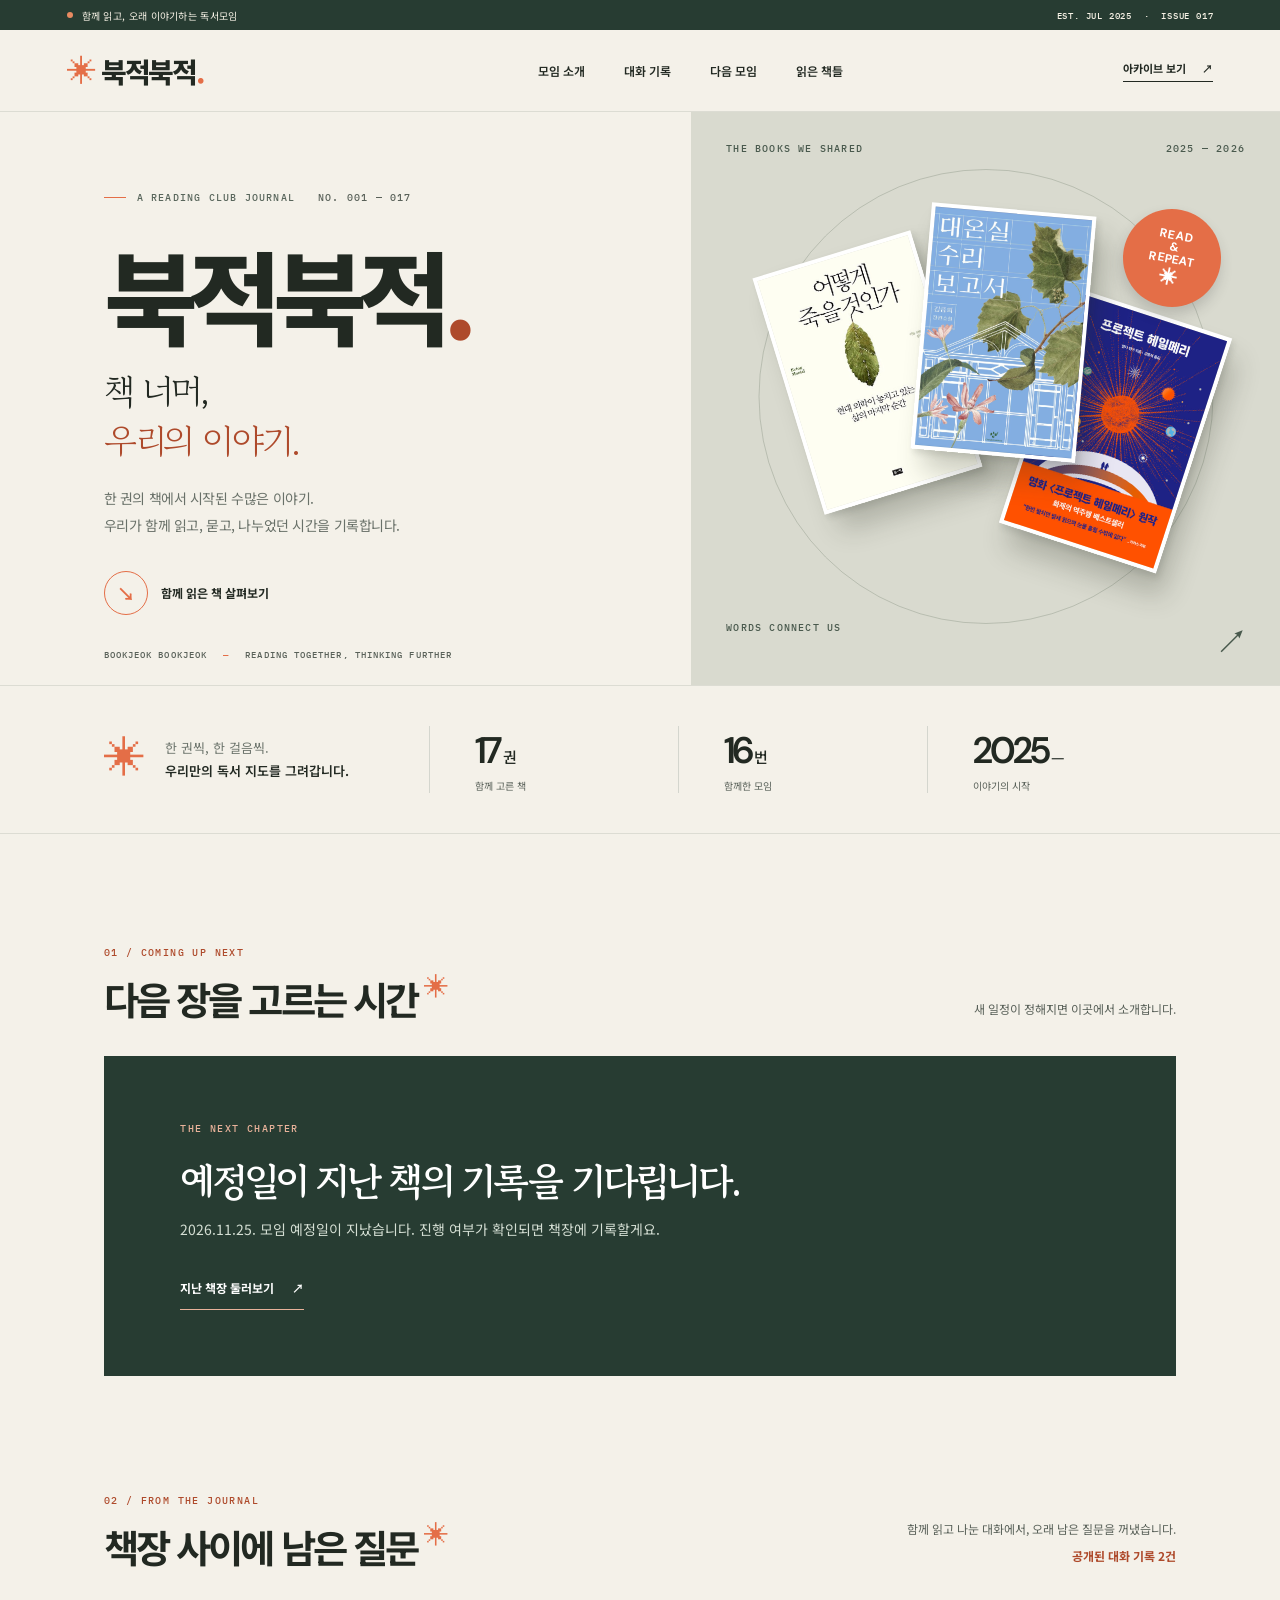
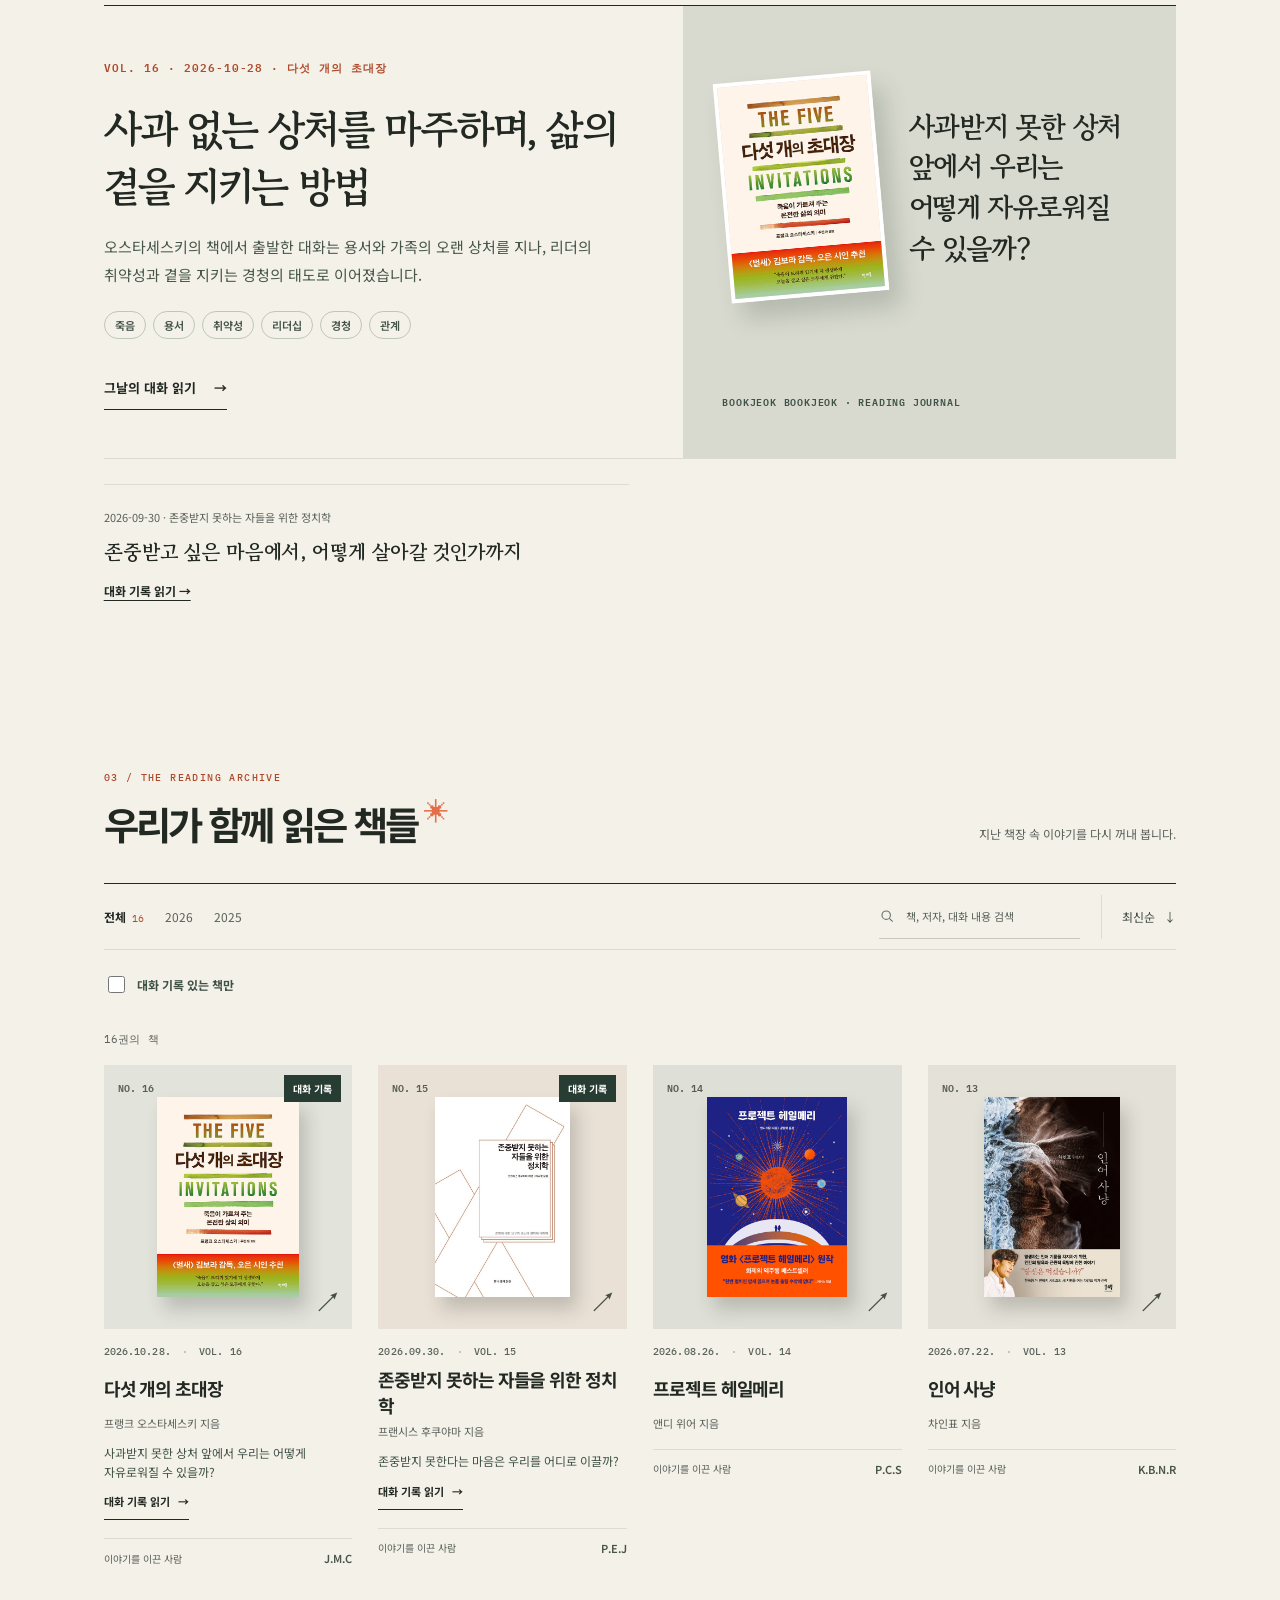
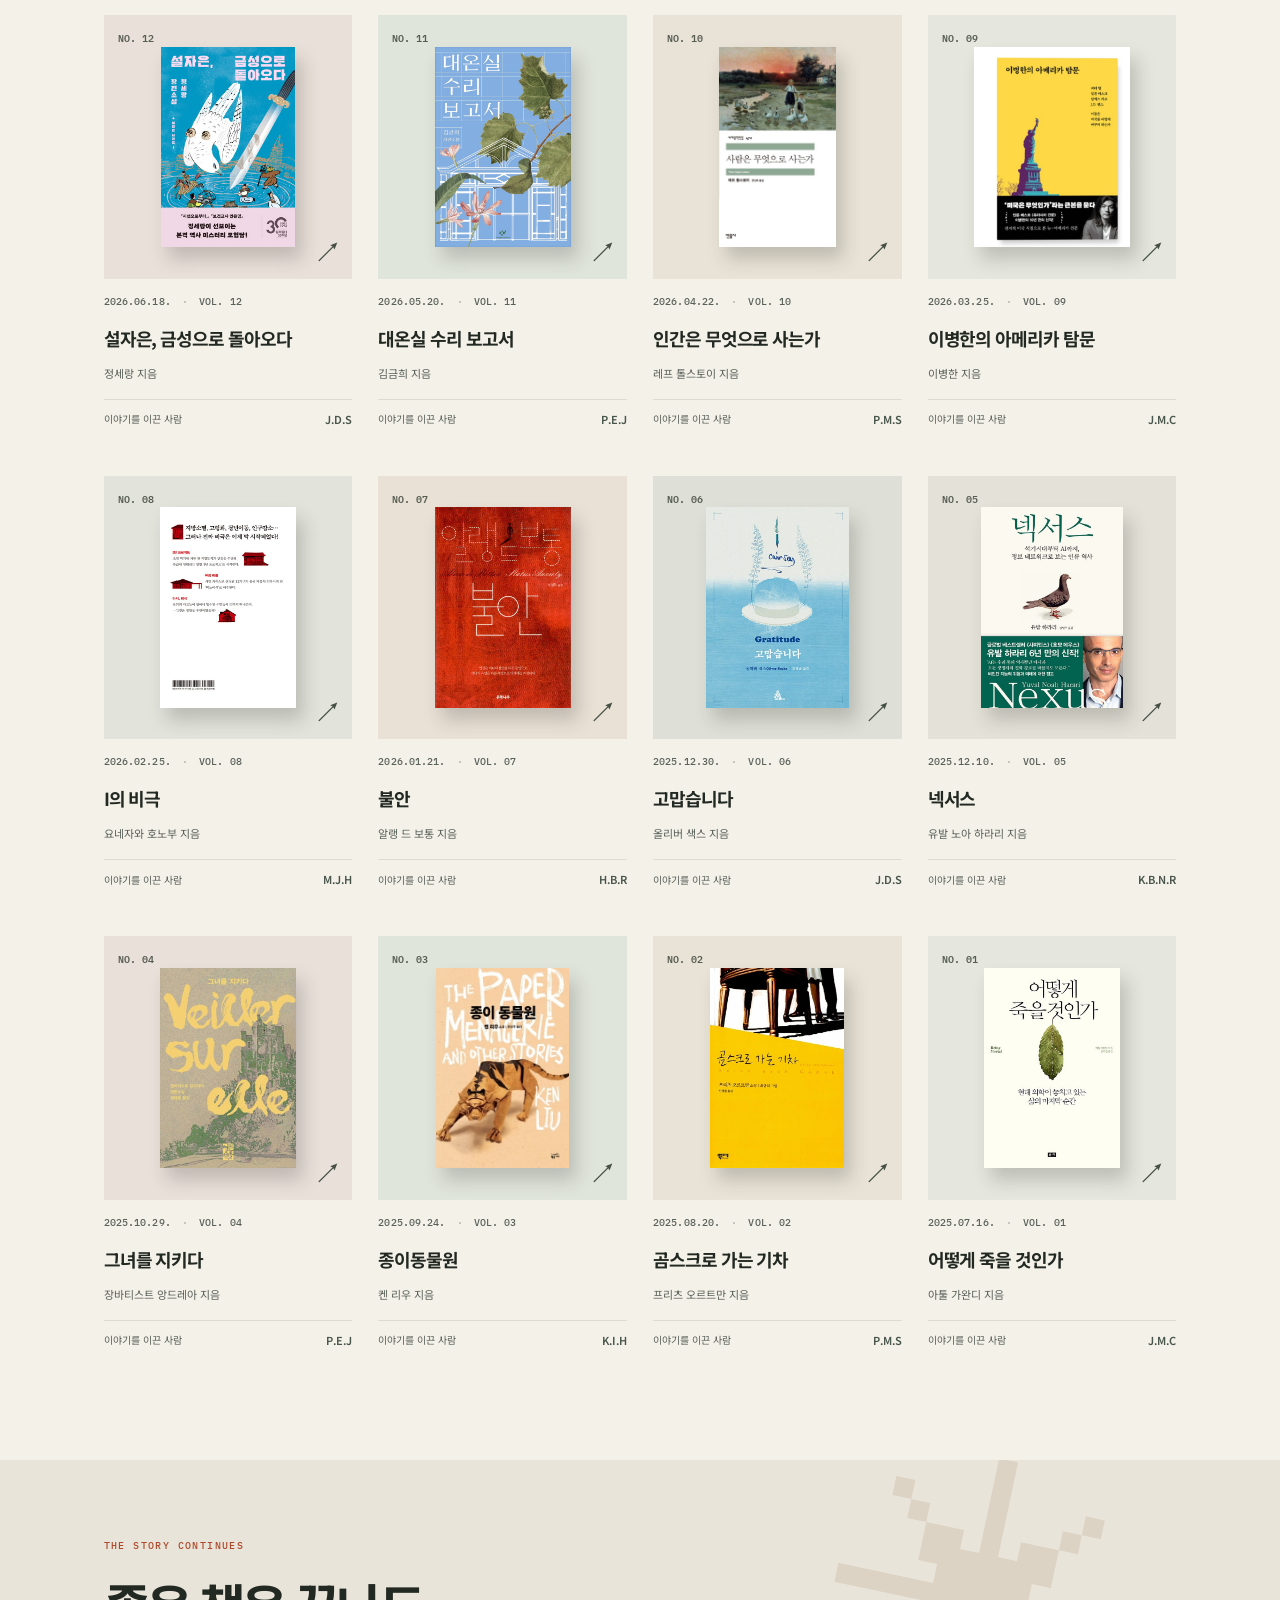
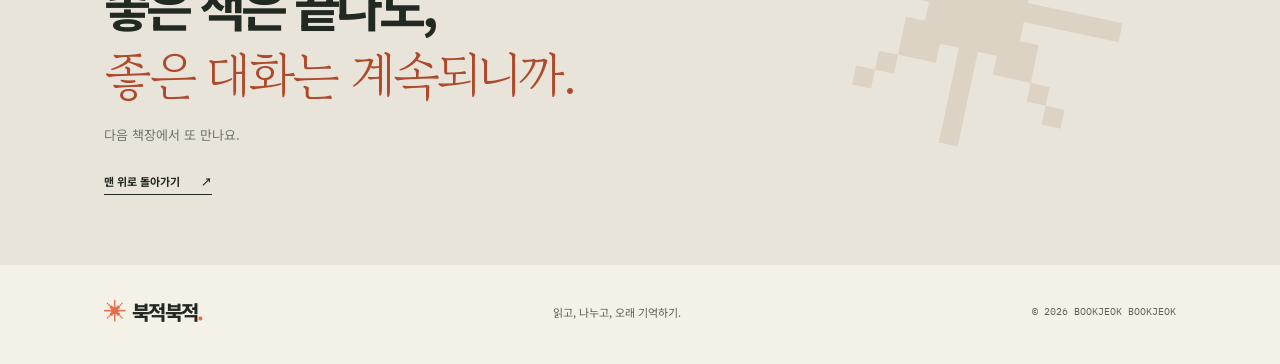
<file: index.html>
<!doctype html>
<html lang="ko">
<head>
  <meta charset="utf-8">
  <meta name="viewport" content="width=device-width, initial-scale=1">
  <meta name="theme-color" content="#f4f1e9">
  <meta name="description" content="북적북적 독서모임이 함께 고른 책과 시간을 기록하는 작은 웹진. 지난 책장과 다음 대화를 위한 질문을 만나보세요.">
  <title>북적북적 — 책 너머, 우리의 이야기</title>
  <link rel="preconnect" href="https://fonts.googleapis.com">
  <link rel="preconnect" href="https://fonts.gstatic.com" crossorigin>
  <link href="https://fonts.googleapis.com/css2?family=DM+Sans:wght@400;500;600;700&family=Gowun+Batang:wght@400;700&family=IBM+Plex+Mono:wght@400;500;600&family=Noto+Sans+KR:wght@400;500;600;700;800&display=swap" rel="stylesheet">
  <link rel="stylesheet" href="css/style.css">
  <script src="js/books.js" defer></script>
  <script src="js/main.js" defer></script>
</head>
<body>
  <div class="announcement"><span class="announcement-dot" aria-hidden="true"></span> 함께 읽고, 오래 이야기하는 독서모임 <span class="announcement-right">EST. JUL 2025 &nbsp;·&nbsp; ISSUE <span id="issue-number">016</span></span></div>
  <header class="site-header" id="top">
    <a class="brand" href="#top" aria-label="북적북적 처음으로"><span class="brand-symbol" aria-hidden="true">✳</span><span>북적북적<span class="brand-period">.</span></span></a>
    <nav class="main-nav" aria-label="주 메뉴"><a href="#about">모임 소개</a><a href="#journal">대화 기록</a><a href="#upcoming">다음 모임</a><a href="#archive">읽은 책들</a></nav>
    <a class="header-link" href="#archive">아카이브 보기 <span aria-hidden="true">↗</span></a>
  </header>

  <main>
    <section class="hero" id="about" aria-labelledby="hero-title">
      <div class="hero-copy">
        <div class="eyebrow"><span class="eyebrow-line"></span> A READING CLUB JOURNAL <span class="eyebrow-no">NO. 001 — <span id="hero-issue-number">016</span></span></div>
        <h1 id="hero-title" class="hero-title">북적북적<span class="hero-title-mark">.</span></h1>
        <p class="hero-tagline">책 너머,<br><em>우리의 이야기.</em></p>
        <p class="hero-description">한 권의 책에서 시작된 수많은 이야기.<br>우리가 함께 읽고, 묻고, 나누었던 시간을 기록합니다.</p>
        <a class="round-link" href="#archive"><span class="round-link-icon" aria-hidden="true">↘</span><span>함께 읽은 책 살펴보기</span></a>
        <div class="hero-footnote">BOOKJEOK BOOKJEOK <span>—</span> READING TOGETHER, THINKING FURTHER</div>
      </div>
      <div class="hero-art" aria-label="북적북적에서 읽은 책 표지 콜라주">
        <div class="art-topline"><span>THE BOOKS WE SHARED</span><span>2025 — 2026</span></div>
        <div class="hero-orbit" aria-hidden="true"></div>
        <img class="hero-book hero-book-one" src="images/book-01.jpg" alt="" width="500" height="741">
        <img class="hero-book hero-book-two" src="images/book-11.jpg" alt="" width="500" height="741">
        <img class="hero-book hero-book-three" src="images/book-14.jpg" alt="" width="500" height="716">
        <span class="art-stamp" aria-hidden="true">READ<br>&amp;<br>REPEAT <span>✳</span></span>
        <div class="art-bottomline"><span>WORDS CONNECT US</span><span>↗</span></div>
      </div>
    </section>

    <section class="intro-band" aria-label="북적북적 숫자로 보기"><div class="intro-note"><span class="sparkle" aria-hidden="true">✳</span><p>한 권씩, 한 걸음씩.<br><strong>우리만의 독서 지도를 그려갑니다.</strong></p></div><div class="stat"><strong><span id="selected-count">17</span><span>권</span></strong><small>함께 고른 책</small></div><div class="stat"><strong><span id="completed-count">16</span><span>번</span></strong><small>함께한 모임</small></div><div class="stat"><strong>2025<span>—</span></strong><small>이야기의 시작</small></div></section>

    <section class="upcoming-section section-shell" id="upcoming" aria-labelledby="upcoming-title">
      <div class="section-heading"><div><span class="section-label">01 / COMING UP NEXT</span><h2 id="upcoming-title">다음 장을 펼칠 시간<span class="heading-mark">✳</span></h2></div><p id="upcoming-intro">이번에는 어떤 이야기가 기다리고 있을까요?</p></div>
      <article class="upcoming-feature" id="upcoming-feature">
        <div class="feature-copy"><span class="feature-kicker"><span class="live-dot"></span> NEXT READ · 17번째 모임</span><p class="feature-date">2026. 11. 25. <span>WEDNESDAY</span></p><h3>일인칭 가난</h3><p class="feature-author">안온 <span>지음</span></p><div class="feature-rule"></div><div class="feature-meta"><span>이번 모임의 진행자</span><strong>P.M.S</strong></div><button class="feature-button" type="button" data-book="17">이 책 자세히 보기 <span aria-hidden="true">↗</span></button></div>
        <div class="feature-visual"><span class="feature-background-type" aria-hidden="true">NEXT<br>CHAPTER</span><span class="feature-outline" aria-hidden="true"></span><img src="images/book-17.jpg" alt="『일인칭 가난』 책 표지" width="500" height="865"><span class="feature-visual-caption">BOOKJEOK BOOKJEOK<br>READING CLUB VOL. 17</span></div>
      </article>
      <div class="upcoming-empty" id="upcoming-empty" hidden><span class="section-label">THE NEXT CHAPTER</span><h3 id="upcoming-empty-title">다음 모임을 준비 중입니다.</h3><p id="upcoming-empty-description">새 일정이 정해지면 이곳에서 소개할게요.</p><a href="#archive">지난 책장 둘러보기 <span aria-hidden="true">↗</span></a></div>
    </section>

    <section class="editorial-section section-shell" id="journal" aria-labelledby="journal-title">
      <div class="section-heading"><div><span class="section-label">02 / FROM THE JOURNAL</span><h2 id="journal-title">책장 사이에 남은 질문<span class="heading-mark">✳</span></h2></div><p class="journal-intro">함께 읽고 나눈 대화에서, 오래 남은 질문을 꺼냈습니다.<br><strong id="journal-count">공개된 대화 기록 불러오는 중</strong></p></div>
      <div id="journal-content" aria-live="polite"><p class="journal-loading">대화 기록을 불러오는 중입니다.</p></div>
    </section>

    <section class="archive-section section-shell" id="archive" aria-labelledby="archive-title">
      <div class="section-heading archive-heading"><div><span class="section-label">03 / THE READING ARCHIVE</span><h2 id="archive-title">우리가 함께 읽은 책들<span class="heading-mark">✳</span></h2></div><p>지난 책장 속 이야기를 다시 꺼내 봅니다.</p></div>
      <div class="archive-toolbar"><div class="filter-group" id="year-filters" role="group" aria-label="연도 필터"><button type="button" class="filter-button active" data-year="all" aria-pressed="true">전체 <span>16</span></button><button type="button" class="filter-button" data-year="2026" aria-pressed="false">2026</button><button type="button" class="filter-button" data-year="2025" aria-pressed="false">2025</button></div><div class="toolbar-actions"><label class="search-field"><span class="sr-only">책 제목, 저자, 진행자 이니셜 또는 대화 내용 검색</span><svg viewBox="0 0 24 24" aria-hidden="true"><circle cx="10.8" cy="10.8" r="6.3"></circle><path d="m15.5 15.5 5 5"></path></svg><input id="book-search" type="search" placeholder="책, 저자, 대화 내용 검색" autocomplete="off"></label><button id="sort-button" class="sort-button" type="button" aria-label="현재 최신순, 클릭하여 정렬 변경">최신순 <span aria-hidden="true">↓</span></button></div></div>
      <label class="discussion-filter"><input id="discussion-only" type="checkbox"><span>대화 기록 있는 책만</span></label>
      <p id="result-count" class="result-count" aria-live="polite"></p>
      <div id="book-grid" class="book-grid"></div>
      <div id="empty-state" class="empty-state" hidden><span aria-hidden="true">✳</span><h3>찾으시는 책이 없어요.</h3><p>다른 검색어를 입력하거나 필터를 바꿔보세요.</p><button type="button" id="reset-button">전체 책 보기 ↗</button></div>
    </section>

    <section class="closing-section" aria-labelledby="closing-title"><div class="closing-inner"><span class="section-label">THE STORY CONTINUES</span><h2 id="closing-title">좋은 책은 끝나도,<br><em>좋은 대화는 계속되니까.</em></h2><p>다음 책장에서 또 만나요.</p><a href="#top">맨 위로 돌아가기 <span aria-hidden="true">↗</span></a><span class="closing-star" aria-hidden="true">✳</span></div></section>
  </main>
  <footer class="site-footer"><a class="brand footer-brand" href="#top"><span class="brand-symbol" aria-hidden="true">✳</span><span>북적북적<span class="brand-period">.</span></span></a><p>읽고, 나누고, 오래 기억하기.</p><span>© <span id="copyright-year">2026</span> BOOKJEOK BOOKJEOK</span></footer>

  <dialog id="book-dialog" class="book-dialog" aria-labelledby="dialog-title"><button type="button" class="dialog-close" aria-label="닫기">✕</button><div id="dialog-content"></div></dialog>
</body>
</html>
</file>
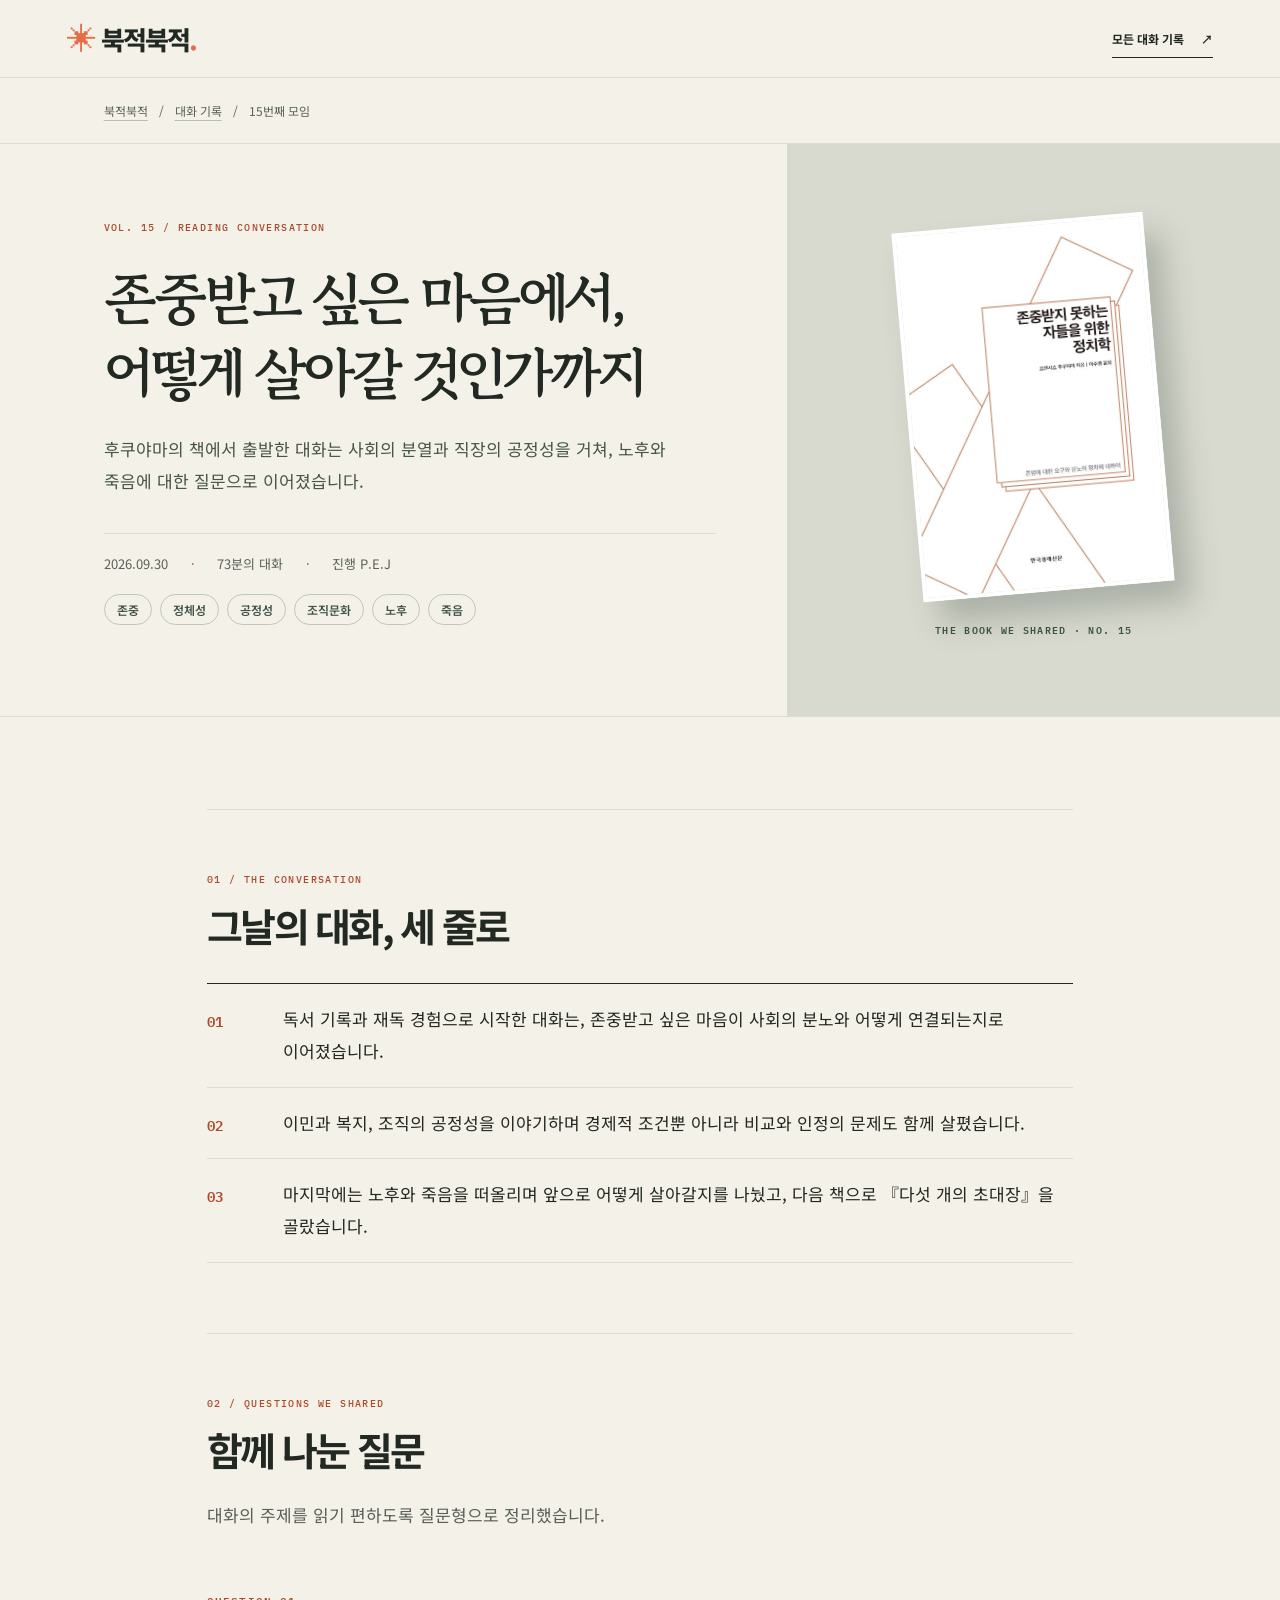
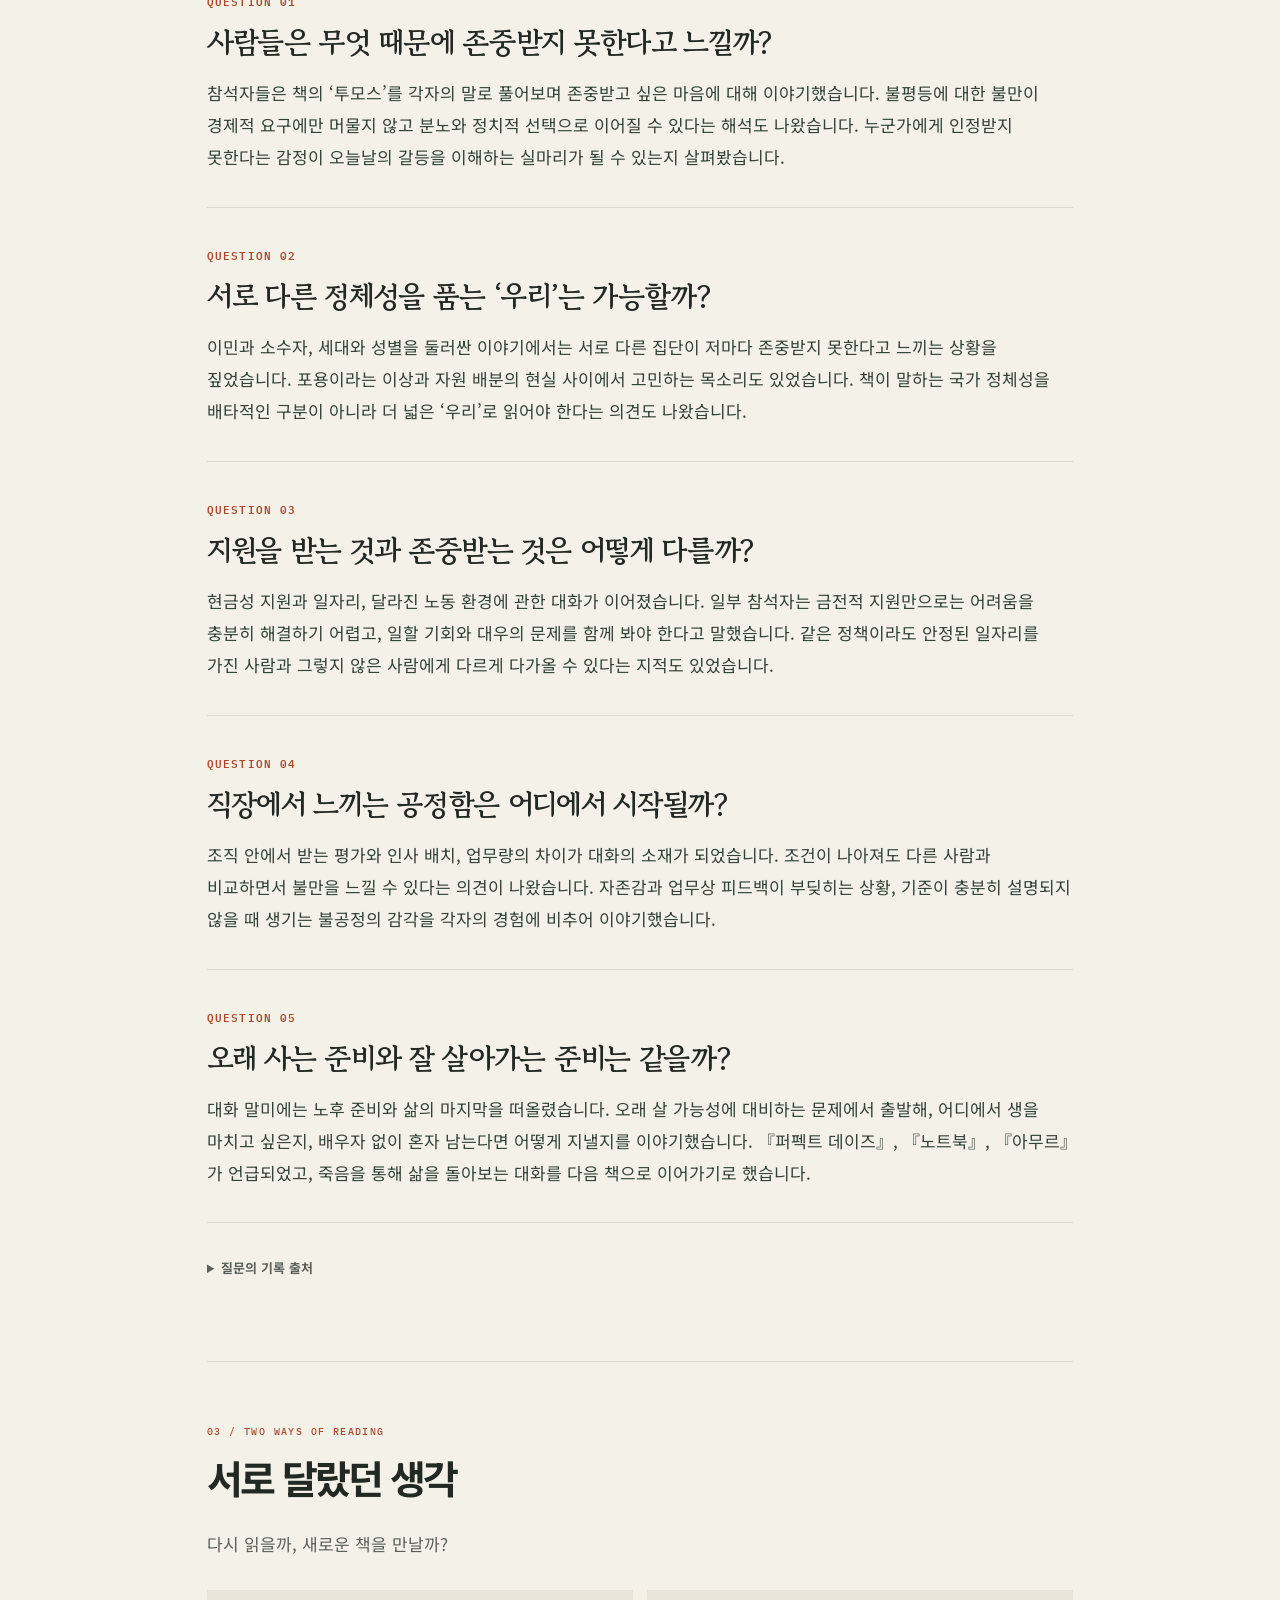
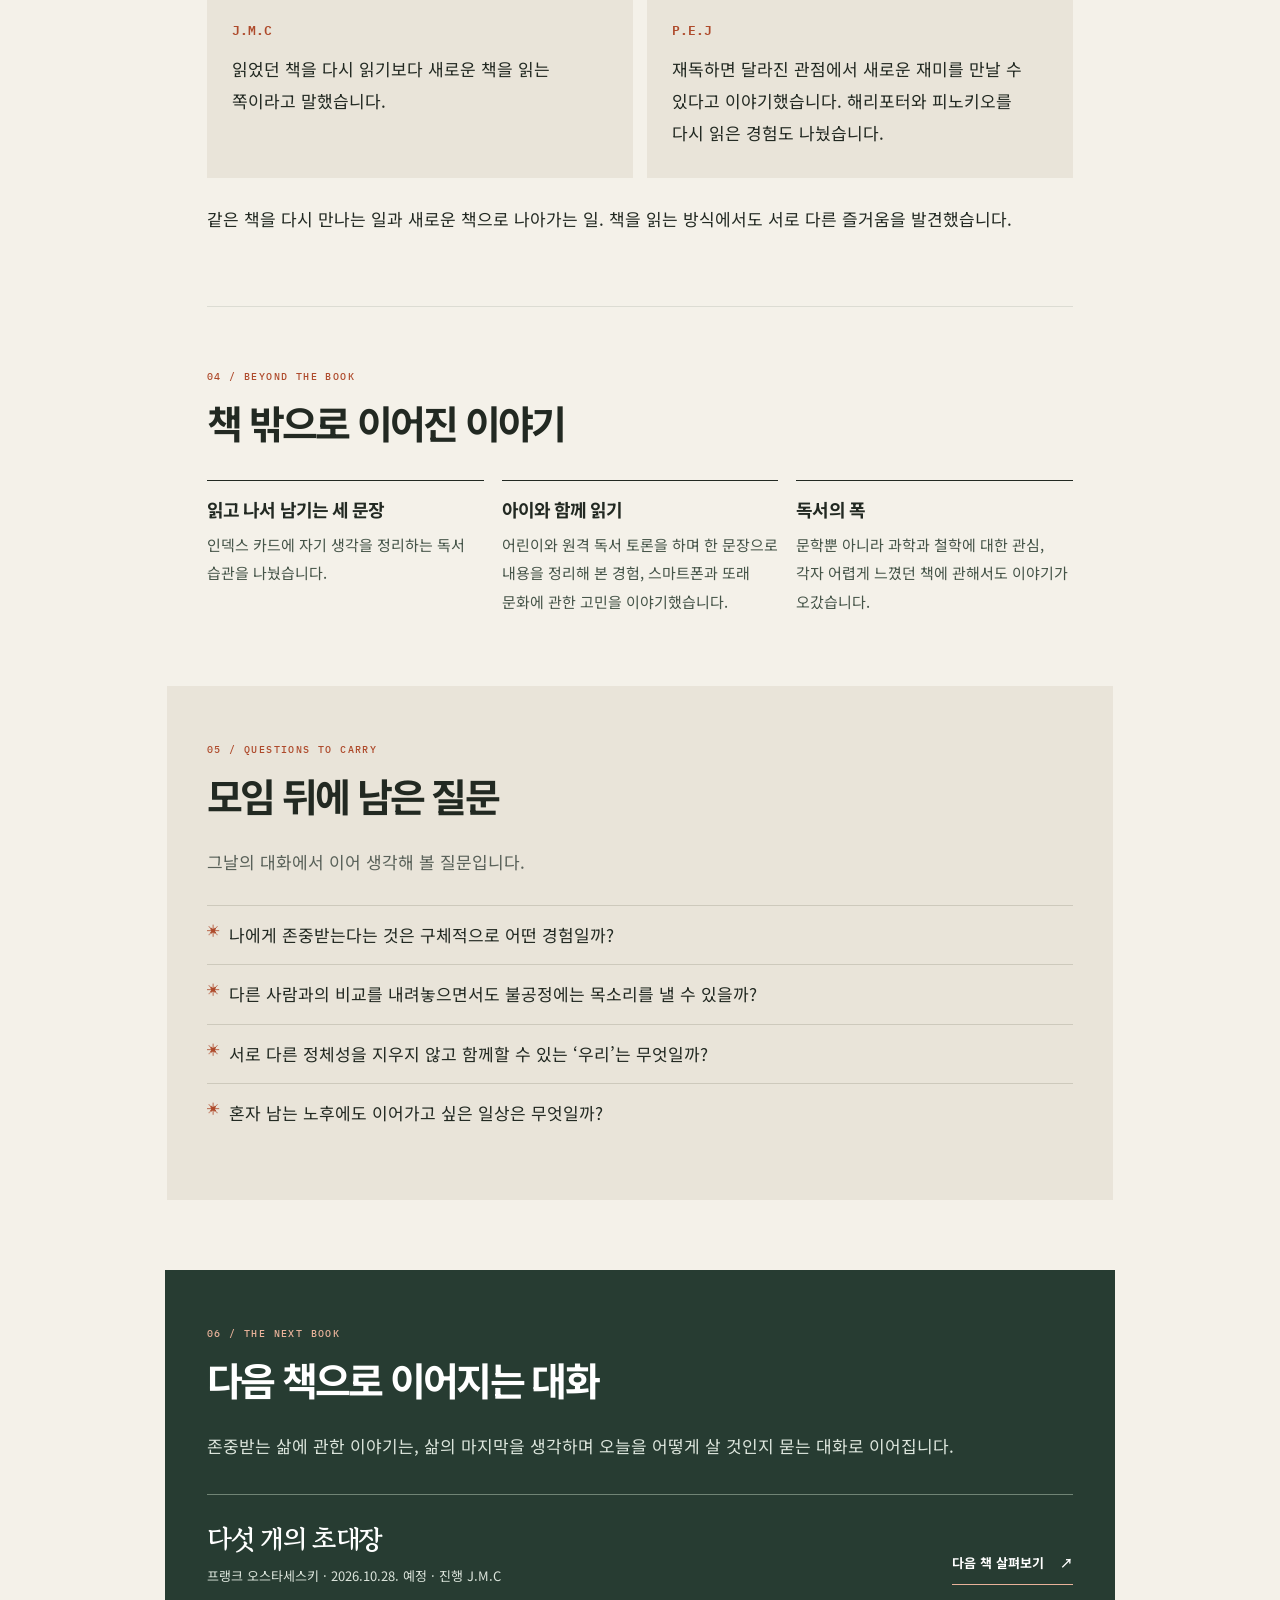
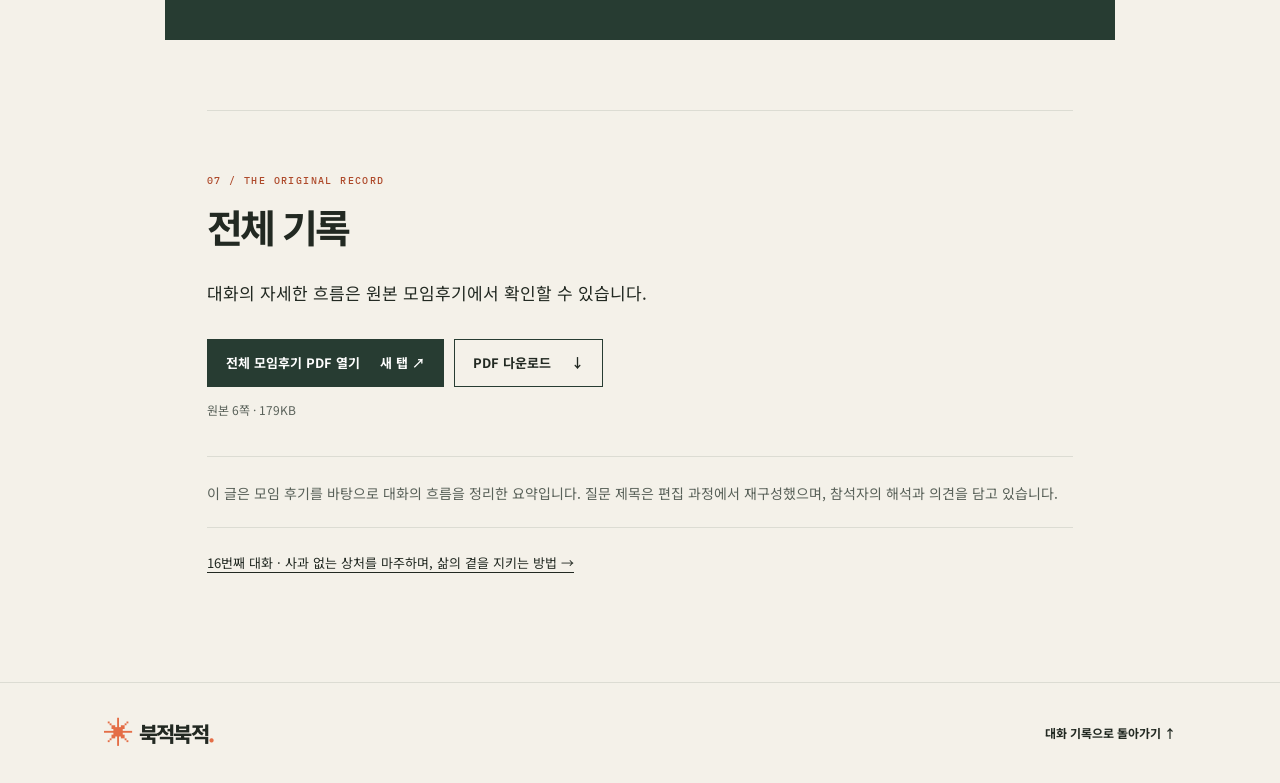
<file: journal/015-identity/index.html>
<!doctype html>
<html lang="ko">
<head>
  <meta charset="utf-8">
  <meta name="viewport" content="width=device-width, initial-scale=1">
  <meta name="theme-color" content="#f4f1e9">
  <title>존중받고 싶은 마음에서, 어떻게 살아갈 것인가까지 | 북적북적 15번째 대화</title>
  <meta name="description" content="후쿠야마의 책에서 출발한 대화는 사회의 분열과 직장의 공정성을 거쳐, 노후와 죽음에 대한 질문으로 이어졌습니다.">
  <link rel="canonical" href="https://uincity.github.io/bookjeok/journal/015-identity/index.html">
  <meta property="og:type" content="article">
  <meta property="og:title" content="존중받고 싶은 마음에서, 어떻게 살아갈 것인가까지 | 북적북적 15번째 대화">
  <meta property="og:description" content="후쿠야마의 책에서 출발한 대화는 사회의 분열과 직장의 공정성을 거쳐, 노후와 죽음에 대한 질문으로 이어졌습니다.">
  <meta property="og:url" content="https://uincity.github.io/bookjeok/journal/015-identity/index.html">
  <meta property="og:image" content="https://uincity.github.io/bookjeok/images/book-15.jpg">
  <link rel="preconnect" href="https://fonts.googleapis.com">
  <link rel="preconnect" href="https://fonts.gstatic.com" crossorigin>
  <link href="https://fonts.googleapis.com/css2?family=DM+Sans:wght@400;500;600;700&family=Gowun+Batang:wght@400;700&family=IBM+Plex+Mono:wght@400;500;600&family=Noto+Sans+KR:wght@400;500;600;700;800&display=swap" rel="stylesheet">
  <link rel="stylesheet" href="../../css/style.css">
  <link rel="stylesheet" href="../../css/journal.css">
</head>
<body>
  <header class="journal-site-header"><a class="brand" href="../../index.html"><span class="brand-symbol" aria-hidden="true">✳</span><span>북적북적<span class="brand-period">.</span></span></a><a href="../../index.html#journal">모든 대화 기록 <span aria-hidden="true">↗</span></a></header>
  <main>
    <article>
      <header class="journal-hero">
        <nav class="breadcrumbs" aria-label="현재 위치"><a href="../../index.html">북적북적</a><span aria-hidden="true">/</span><a href="../../index.html#journal">대화 기록</a><span aria-hidden="true">/</span><span>15번째 모임</span></nav>
        <div class="journal-hero-grid"><div class="journal-hero-copy"><span class="section-label">VOL. 15 / READING CONVERSATION</span>
          <h1>존중받고 싶은 마음에서, 어떻게 살아갈 것인가까지</h1><p class="journal-lead">후쿠야마의 책에서 출발한 대화는 사회의 분열과 직장의 공정성을 거쳐, 노후와 죽음에 대한 질문으로 이어졌습니다.</p>
          <div class="journal-hero-meta"><span><time datetime="2026-09-30">2026.09.30</time></span><span>73분의 대화</span><span>진행 P.E.J</span></div>
          <div class="journal-tags" aria-label="대화 주제"><span>존중</span><span>정체성</span><span>공정성</span><span>조직문화</span><span>노후</span><span>죽음</span></div>
        </div><div class="journal-hero-cover"><img src="../../images/book-15.jpg" alt="존중받지 못하는 자들을 위한 정치학 책 표지" width="500" height="741"><span>THE BOOK WE SHARED · NO. 15</span></div></div>
      </header>
      <div class="journal-body">
        <section class="summary-section" aria-labelledby="summary-title"><span class="section-label">01 / THE CONVERSATION</span><h2 id="summary-title">그날의 대화, 세 줄로</h2><ol><li><span>01</span><p>독서 기록과 재독 경험으로 시작한 대화는, 존중받고 싶은 마음이 사회의 분노와 어떻게 연결되는지로 이어졌습니다.</p></li><li><span>02</span><p>이민과 복지, 조직의 공정성을 이야기하며 경제적 조건뿐 아니라 비교와 인정의 문제도 함께 살폈습니다.</p></li><li><span>03</span><p>마지막에는 노후와 죽음을 떠올리며 앞으로 어떻게 살아갈지를 나눴고, 다음 책으로 『다섯 개의 초대장』을 골랐습니다.</p></li></ol></section>
        
        <section class="questions-section" aria-labelledby="questions-title"><span class="section-label">02 / QUESTIONS WE SHARED</span><h2 id="questions-title">함께 나눈 질문</h2><p class="section-explainer">대화의 주제를 읽기 편하도록 질문형으로 정리했습니다.</p><section class="journal-question" id="respect">
      <span class="journal-question-number">QUESTION 01</span>
      <h3>사람들은 무엇 때문에 존중받지 못한다고 느낄까?</h3><p>참석자들은 책의 ‘투모스’를 각자의 말로 풀어보며 존중받고 싶은 마음에 대해 이야기했습니다. 불평등에 대한 불만이 경제적 요구에만 머물지 않고 분노와 정치적 선택으로 이어질 수 있다는 해석도 나왔습니다. 누군가에게 인정받지 못한다는 감정이 오늘날의 갈등을 이해하는 실마리가 될 수 있는지 살펴봤습니다.</p>
    </section>
<section class="journal-question" id="identity">
      <span class="journal-question-number">QUESTION 02</span>
      <h3>서로 다른 정체성을 품는 ‘우리’는 가능할까?</h3><p>이민과 소수자, 세대와 성별을 둘러싼 이야기에서는 서로 다른 집단이 저마다 존중받지 못한다고 느끼는 상황을 짚었습니다. 포용이라는 이상과 자원 배분의 현실 사이에서 고민하는 목소리도 있었습니다. 책이 말하는 국가 정체성을 배타적인 구분이 아니라 더 넓은 ‘우리’로 읽어야 한다는 의견도 나왔습니다.</p>
    </section>
<section class="journal-question" id="support">
      <span class="journal-question-number">QUESTION 03</span>
      <h3>지원을 받는 것과 존중받는 것은 어떻게 다를까?</h3><p>현금성 지원과 일자리, 달라진 노동 환경에 관한 대화가 이어졌습니다. 일부 참석자는 금전적 지원만으로는 어려움을 충분히 해결하기 어렵고, 일할 기회와 대우의 문제를 함께 봐야 한다고 말했습니다. 같은 정책이라도 안정된 일자리를 가진 사람과 그렇지 않은 사람에게 다르게 다가올 수 있다는 지적도 있었습니다.</p>
    </section>
<section class="journal-question" id="workplace">
      <span class="journal-question-number">QUESTION 04</span>
      <h3>직장에서 느끼는 공정함은 어디에서 시작될까?</h3><p>조직 안에서 받는 평가와 인사 배치, 업무량의 차이가 대화의 소재가 되었습니다. 조건이 나아져도 다른 사람과 비교하면서 불만을 느낄 수 있다는 의견이 나왔습니다. 자존감과 업무상 피드백이 부딪히는 상황, 기준이 충분히 설명되지 않을 때 생기는 불공정의 감각을 각자의 경험에 비추어 이야기했습니다.</p>
    </section>
<section class="journal-question" id="aging">
      <span class="journal-question-number">QUESTION 05</span>
      <h3>오래 사는 준비와 잘 살아가는 준비는 같을까?</h3><p>대화 말미에는 노후 준비와 삶의 마지막을 떠올렸습니다. 오래 살 가능성에 대비하는 문제에서 출발해, 어디에서 생을 마치고 싶은지, 배우자 없이 혼자 남는다면 어떻게 지낼지를 이야기했습니다. 『퍼펙트 데이즈』, 『노트북』, 『아무르』가 언급되었고, 죽음을 통해 삶을 돌아보는 대화를 다음 책으로 이어가기로 했습니다.</p>
    </section>
          <details class="source-details"><summary>질문의 기록 출처</summary><ol><li>사람들은 무엇 때문에 존중받지 못한다고 느낄까? — 3절·9절</li><li>서로 다른 정체성을 품는 ‘우리’는 가능할까? — 4절·5절·8절</li><li>지원을 받는 것과 존중받는 것은 어떻게 다를까? — 4절·6절</li><li>직장에서 느끼는 공정함은 어디에서 시작될까? — 7절·9절</li><li>오래 사는 준비와 잘 살아가는 준비는 같을까? — 10절</li></ol><p>그 밖의 재독 이야기는 2절, 책 밖의 이야기는 1·2절을 참고했습니다.</p></details>
        </section>
        <section class="views-section" aria-labelledby="views-title"><span class="section-label">03 / TWO WAYS OF READING</span><h2 id="views-title">서로 달랐던 생각</h2><p class="section-explainer">다시 읽을까, 새로운 책을 만날까?</p><div class="view-grid"><div class="view-card"><span>J.M.C</span><p>읽었던 책을 다시 읽기보다 새로운 책을 읽는 쪽이라고 말했습니다.</p></div><div class="view-card"><span>P.E.J</span><p>재독하면 달라진 관점에서 새로운 재미를 만날 수 있다고 이야기했습니다. 해리포터와 피노키오를 다시 읽은 경험도 나눴습니다.</p></div></div><p>같은 책을 다시 만나는 일과 새로운 책으로 나아가는 일. 책을 읽는 방식에서도 서로 다른 즐거움을 발견했습니다.</p></section>
        <section class="side-section" aria-labelledby="side-title"><span class="section-label">04 / BEYOND THE BOOK</span><h2 id="side-title">책 밖으로 이어진 이야기</h2><div class="side-grid"><article><h3>읽고 나서 남기는 세 문장</h3><p>인덱스 카드에 자기 생각을 정리하는 독서 습관을 나눴습니다.</p></article><article><h3>아이와 함께 읽기</h3><p>어린이와 원격 독서 토론을 하며 한 문장으로 내용을 정리해 본 경험, 스마트폰과 또래 문화에 관한 고민을 이야기했습니다.</p></article><article><h3>독서의 폭</h3><p>문학뿐 아니라 과학과 철학에 대한 관심, 각자 어렵게 느꼈던 책에 관해서도 이야기가 오갔습니다.</p></article></div></section>
        <section class="remaining-section" aria-labelledby="remaining-title"><span class="section-label">05 / QUESTIONS TO CARRY</span><h2 id="remaining-title">모임 뒤에 남은 질문</h2><p class="section-explainer">그날의 대화에서 이어 생각해 볼 질문입니다.</p><ul><li>나에게 존중받는다는 것은 구체적으로 어떤 경험일까?</li><li>다른 사람과의 비교를 내려놓으면서도 불공정에는 목소리를 낼 수 있을까?</li><li>서로 다른 정체성을 지우지 않고 함께할 수 있는 ‘우리’는 무엇일까?</li><li>혼자 남는 노후에도 이어가고 싶은 일상은 무엇일까?</li></ul></section>
        <section class="next-section" aria-labelledby="next-title"><span class="section-label">06 / THE NEXT BOOK</span><h2 id="next-title">다음 책으로 이어지는 대화</h2><p>존중받는 삶에 관한 이야기는, 삶의 마지막을 생각하며 오늘을 어떻게 살 것인지 묻는 대화로 이어집니다.</p><div class="next-book-row"><div><strong>다섯 개의 초대장</strong><span>프랭크 오스타세스키 · 2026.10.28. 예정 · 진행 J.M.C</span></div><a href="../../index.html?book=16">다음 책 살펴보기 <span aria-hidden="true">↗</span></a></div></section>
        <section class="pdf-section" aria-labelledby="pdf-title"><span class="section-label">07 / THE ORIGINAL RECORD</span><h2 id="pdf-title">전체 기록</h2><p>대화의 자세한 흐름은 원본 모임후기에서 확인할 수 있습니다.</p><div class="journal-pdf-actions">
    <a href="../../assets/discussions/bookjeok-015-2026-09-30.pdf" target="_blank" rel="noopener noreferrer">전체 모임후기 PDF 열기 <span>새 탭 ↗</span></a>
    <a href="../../assets/discussions/bookjeok-015-2026-09-30.pdf" download="bookjeok-015-2026-09-30.pdf">PDF 다운로드 <span aria-hidden="true">↓</span></a>
  </div><p class="pdf-meta">원본 6쪽 · 179KB</p><p class="editorial-note">이 글은 모임 후기를 바탕으로 대화의 흐름을 정리한 요약입니다. 질문 제목은 편집 과정에서 재구성했으며, 참석자의 해석과 의견을 담고 있습니다.</p></section>
        <nav class="journal-adjacent" aria-label="다른 대화 기록"><a href="../016-invitations/index.html">16번째 대화 · 사과 없는 상처를 마주하며, 삶의 곁을 지키는 방법 →</a></nav>
      </div>
    </article>
  </main>
  <footer class="journal-footer"><a class="brand" href="../../index.html"><span class="brand-symbol" aria-hidden="true">✳</span><span>북적북적<span class="brand-period">.</span></span></a><a href="../../index.html#journal">대화 기록으로 돌아가기 ↑</a></footer>
</body>
</html>
</file>
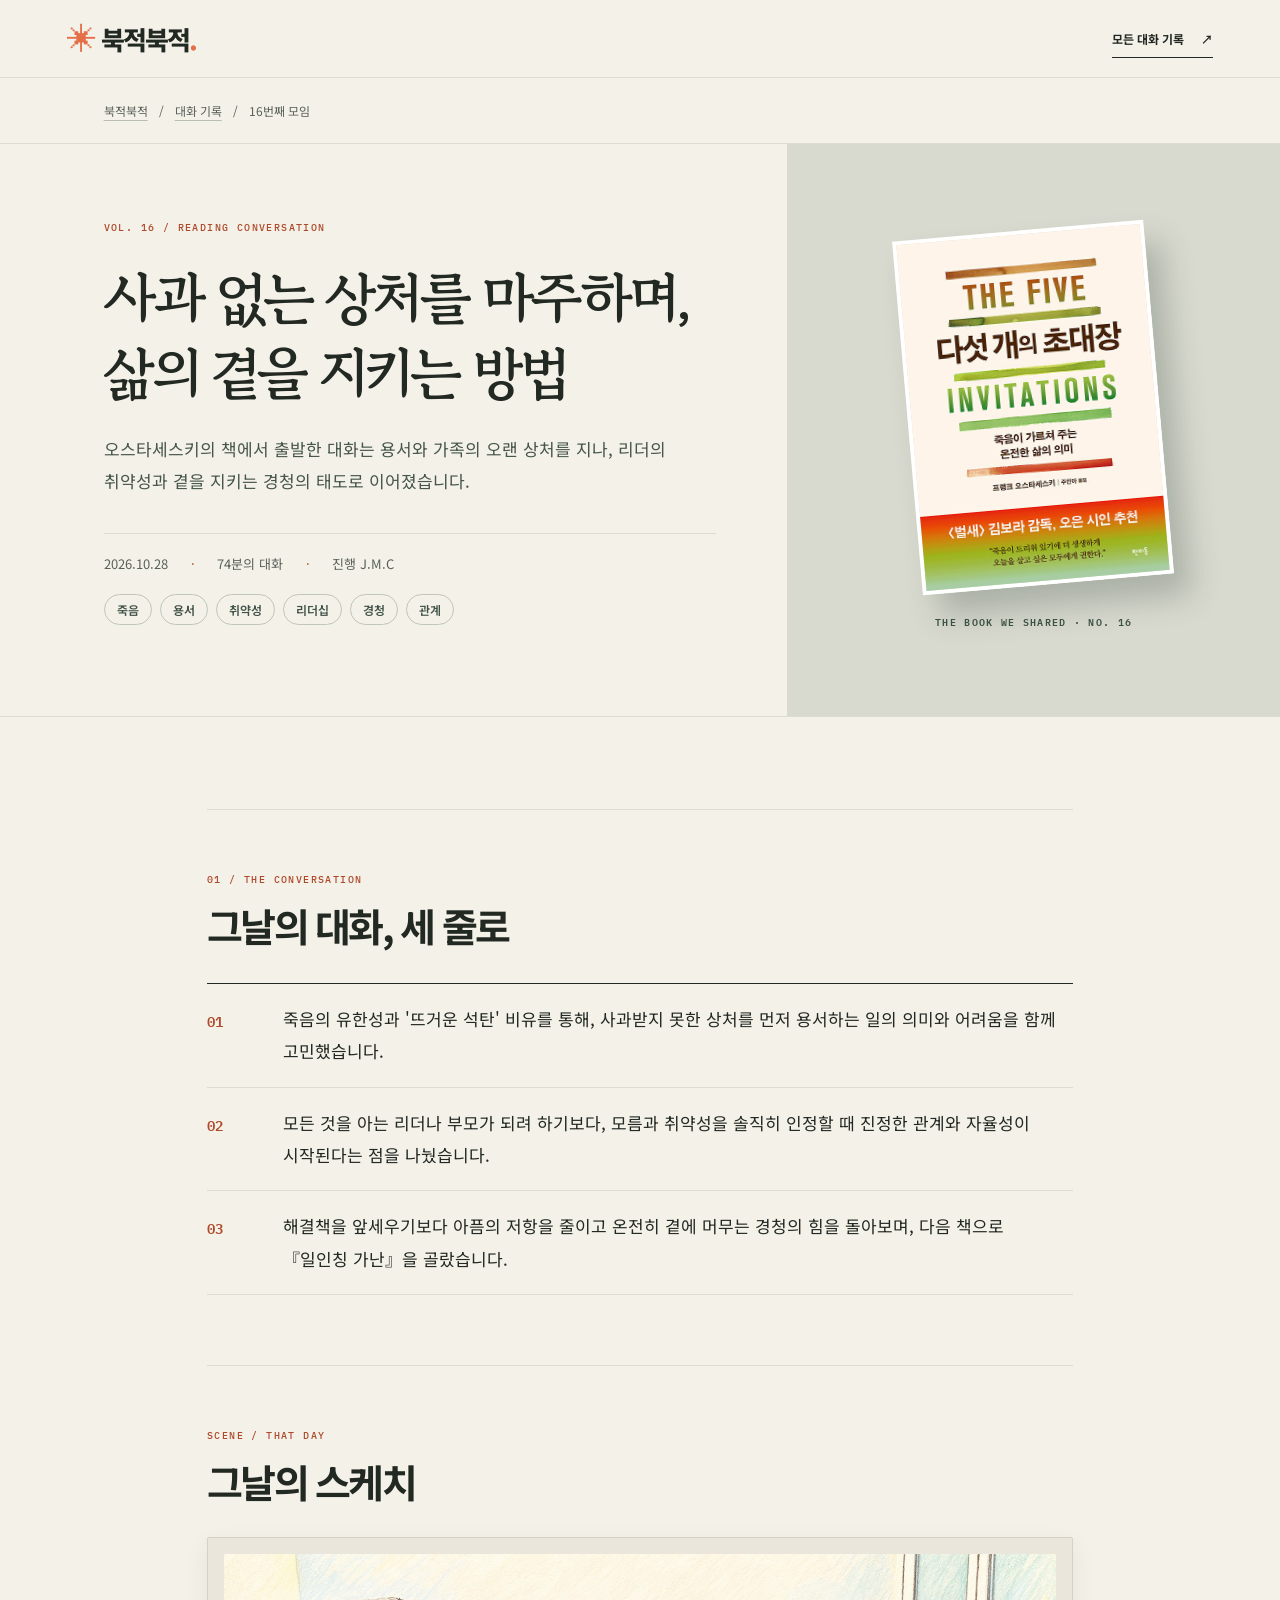
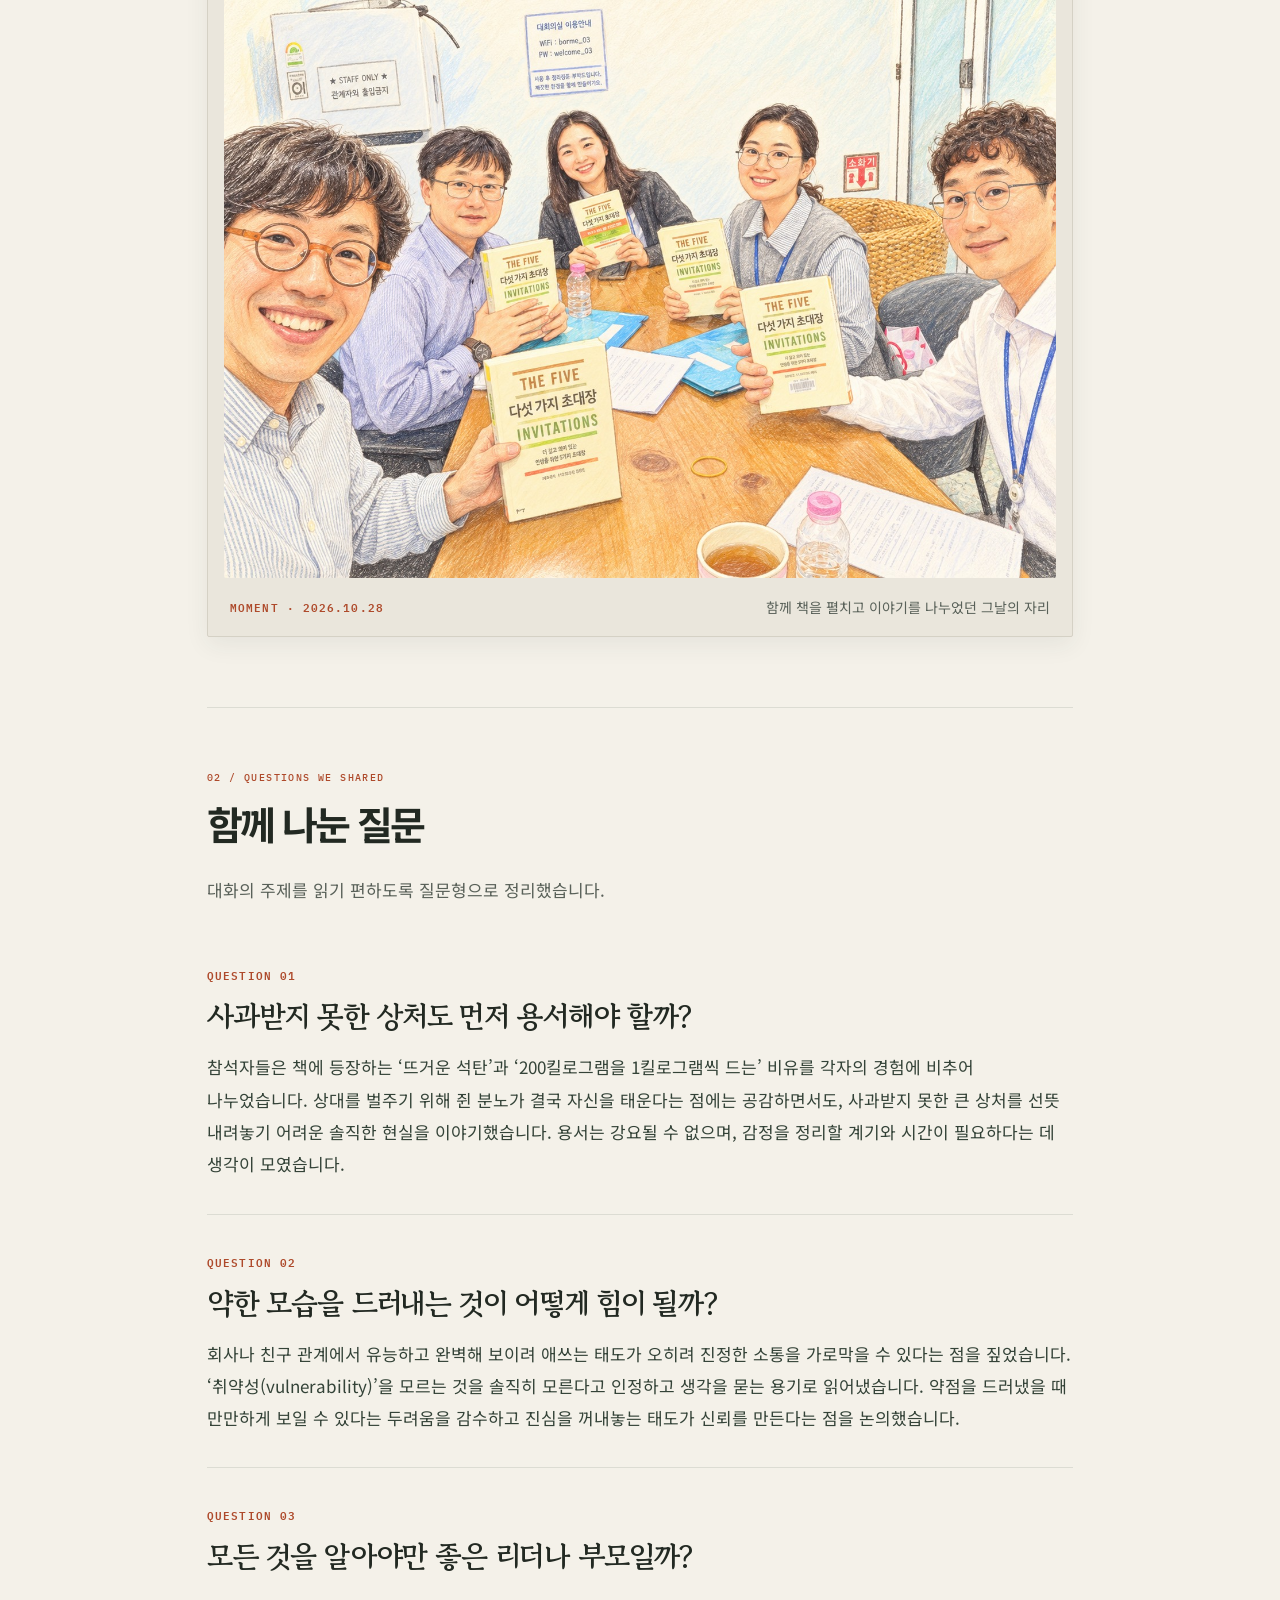
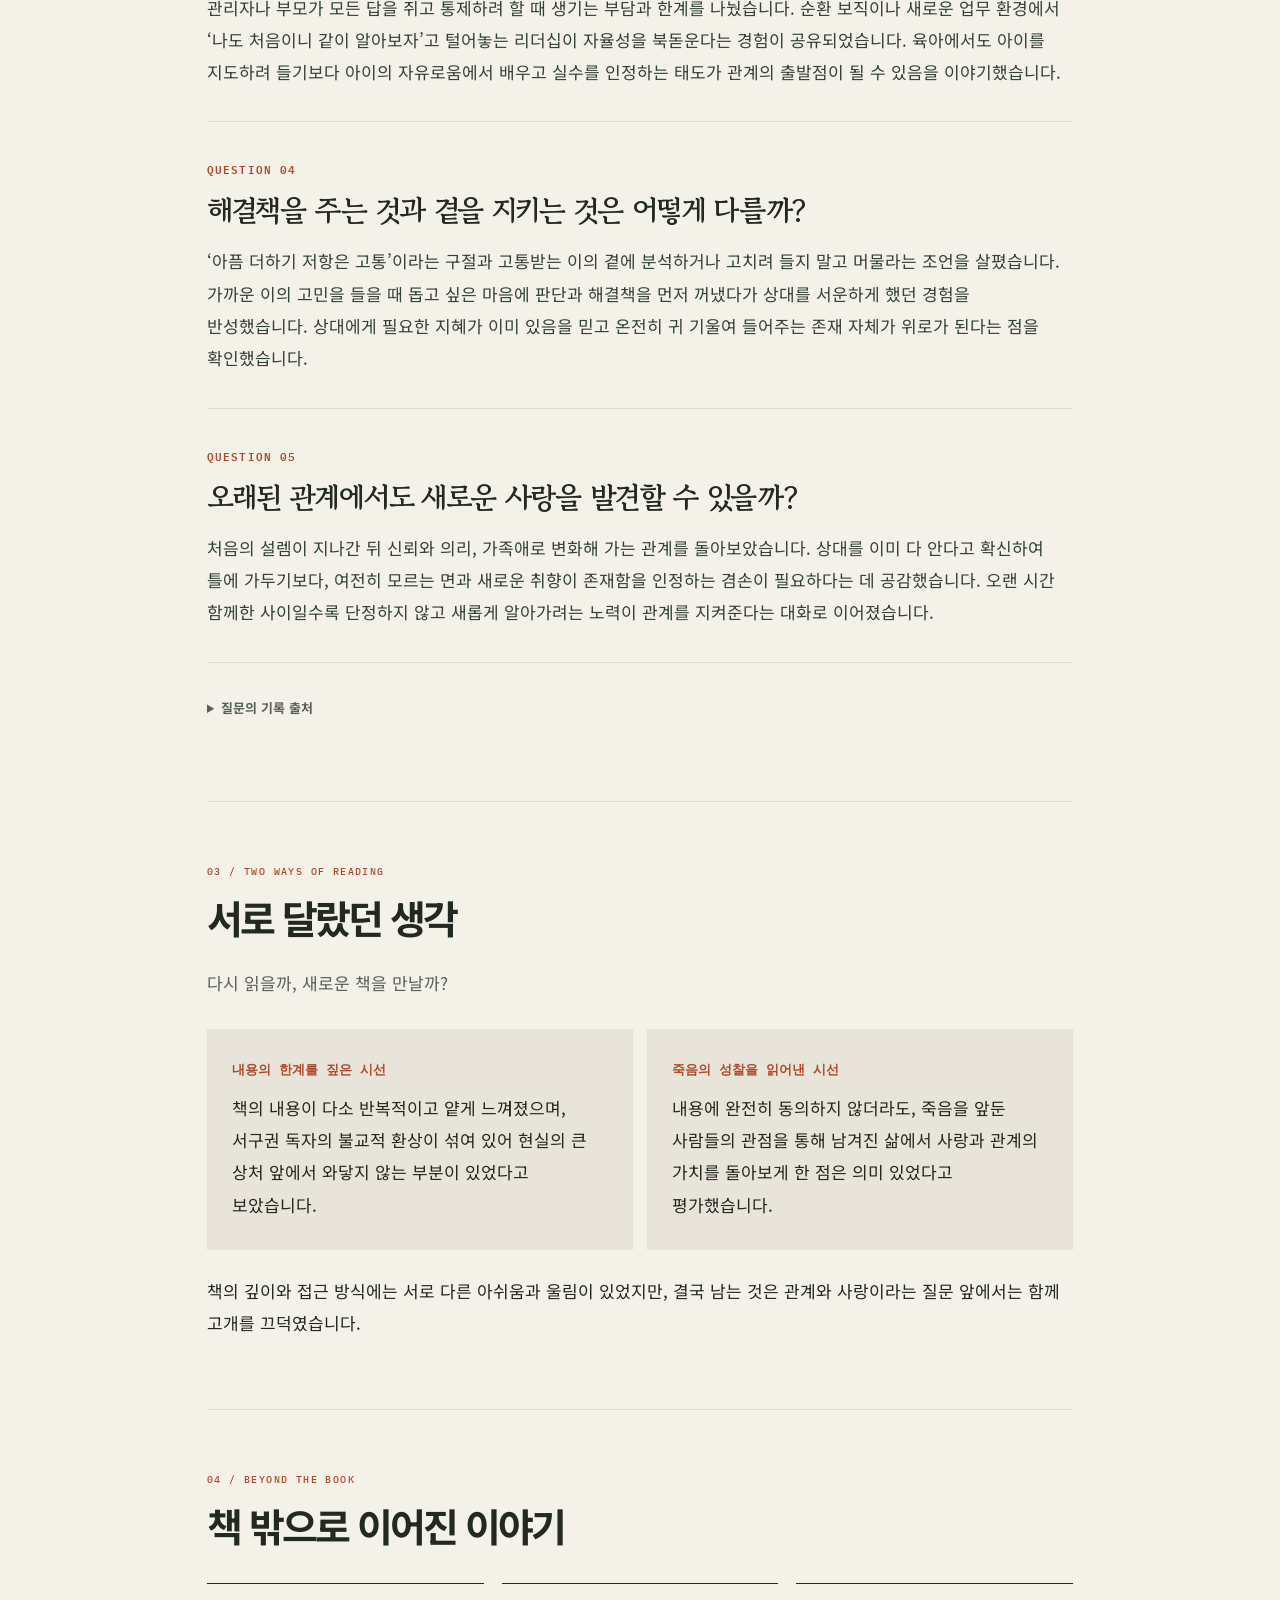
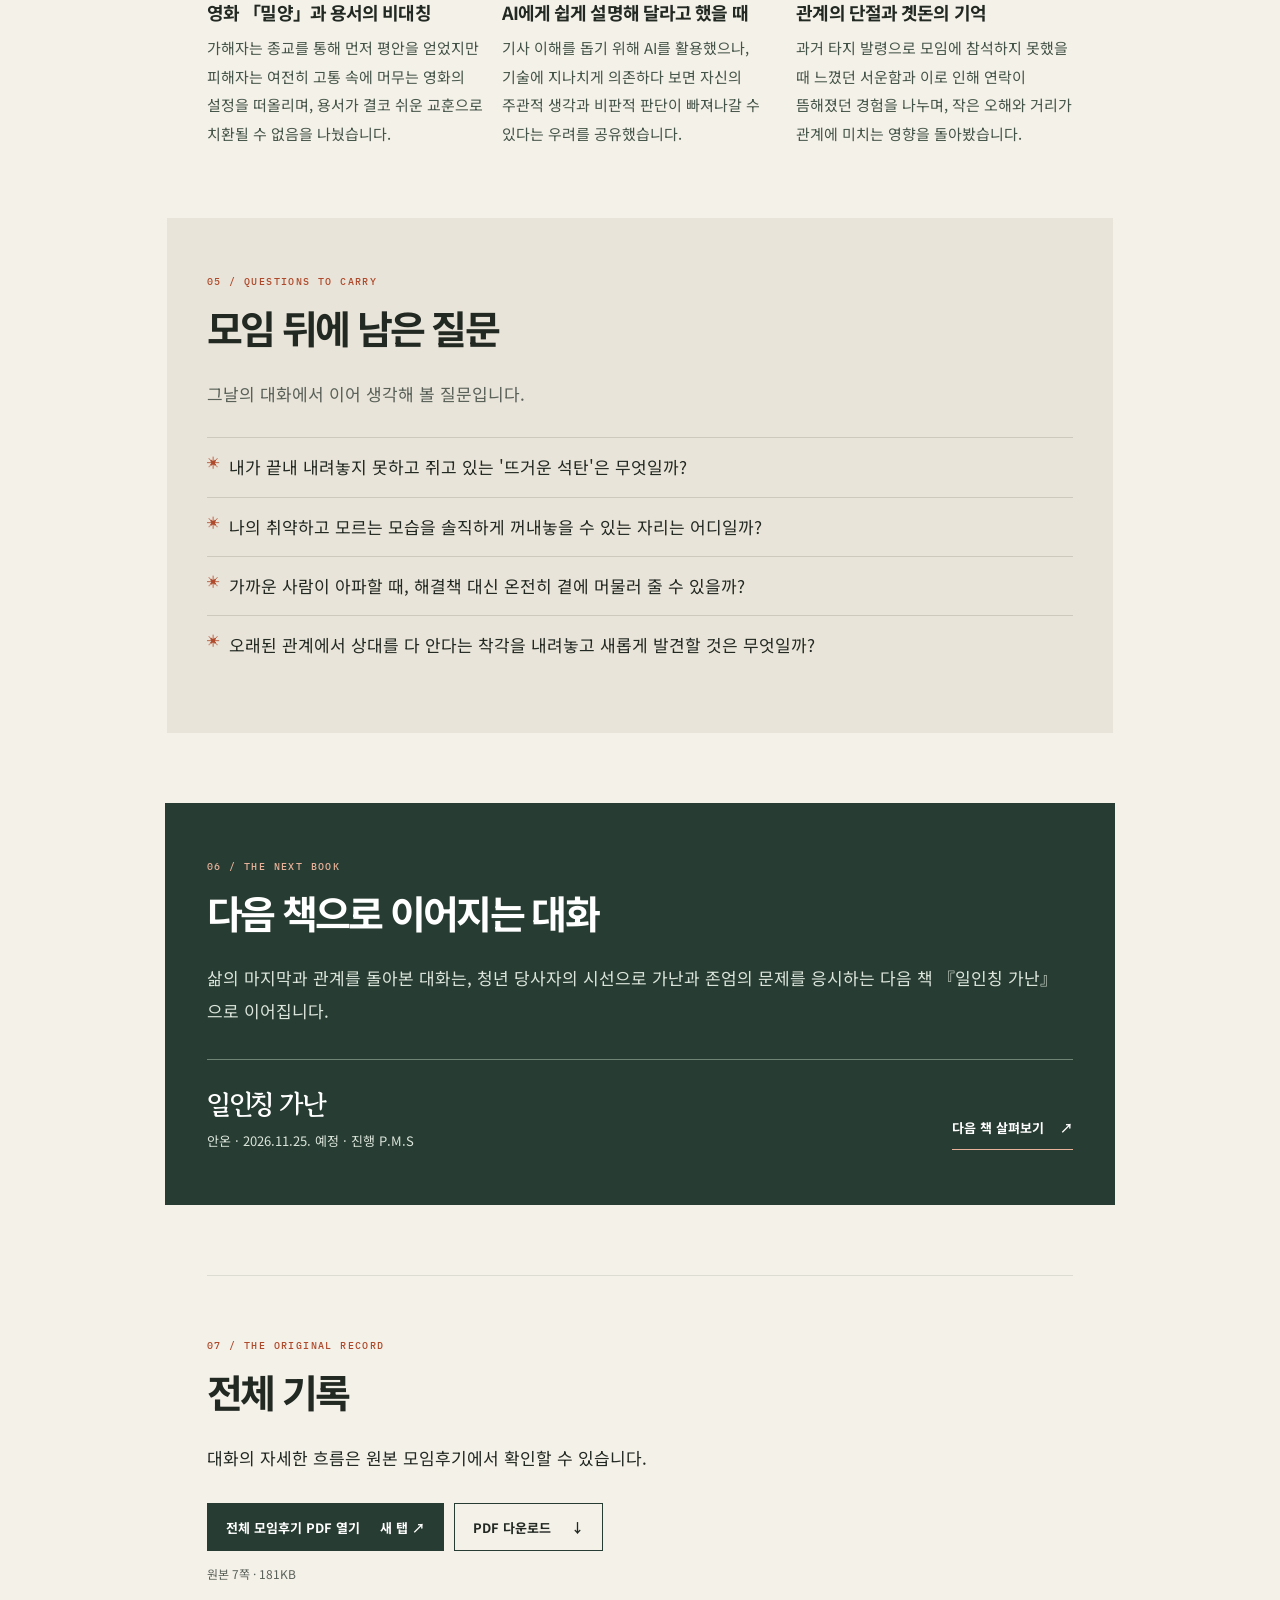
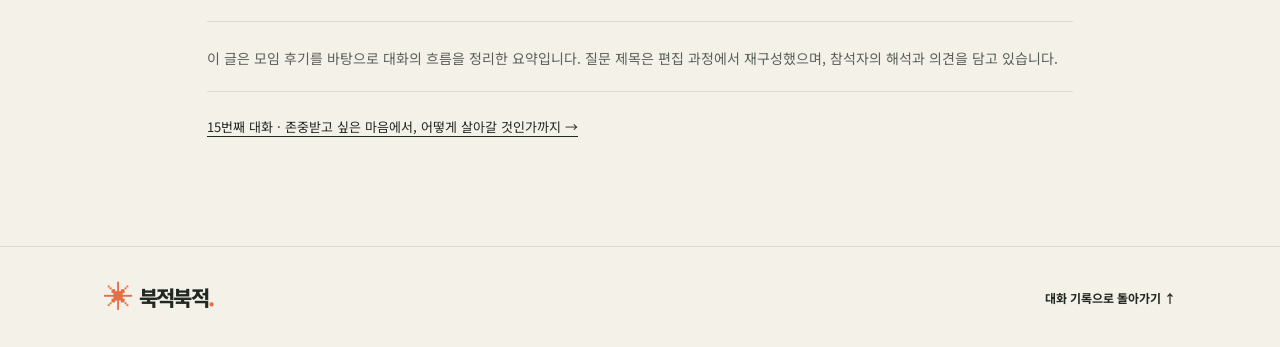
<file: journal/016-invitations/index.html>
<!doctype html>
<html lang="ko">
<head>
  <meta charset="utf-8">
  <meta name="viewport" content="width=device-width, initial-scale=1">
  <meta name="theme-color" content="#f4f1e9">
  <title>사과 없는 상처를 마주하며, 삶의 곁을 지키는 방법 | 북적북적 16번째 대화</title>
  <meta name="description" content="오스타세스키의 책에서 출발한 대화는 용서와 가족의 오랜 상처를 지나, 리더의 취약성과 곁을 지키는 경청의 태도로 이어졌습니다.">
  <link rel="canonical" href="https://uincity.github.io/bookjeok/journal/016-invitations/index.html">
  <meta property="og:type" content="article">
  <meta property="og:title" content="사과 없는 상처를 마주하며, 삶의 곁을 지키는 방법 | 북적북적 16번째 대화">
  <meta property="og:description" content="오스타세스키의 책에서 출발한 대화는 용서와 가족의 오랜 상처를 지나, 리더의 취약성과 곁을 지키는 경청의 태도로 이어졌습니다.">
  <meta property="og:url" content="https://uincity.github.io/bookjeok/journal/016-invitations/index.html">
  <meta property="og:image" content="https://uincity.github.io/bookjeok/images/book-16.jpg">
  <link rel="preconnect" href="https://fonts.googleapis.com">
  <link rel="preconnect" href="https://fonts.gstatic.com" crossorigin>
  <link href="https://fonts.googleapis.com/css2?family=DM+Sans:wght@400;500;600;700&family=Gowun+Batang:wght@400;700&family=IBM+Plex+Mono:wght@400;500;600&family=Noto+Sans+KR:wght@400;500;600;700;800&display=swap" rel="stylesheet">
  <link rel="stylesheet" href="../../css/style.css">
  <link rel="stylesheet" href="../../css/journal.css">
</head>
<body>
  <header class="journal-site-header"><a class="brand" href="../../index.html"><span class="brand-symbol" aria-hidden="true">✳</span><span>북적북적<span class="brand-period">.</span></span></a><a href="../../index.html#journal">모든 대화 기록 <span aria-hidden="true">↗</span></a></header>
  <main>
    <article>
      <header class="journal-hero">
        <nav class="breadcrumbs" aria-label="현재 위치"><a href="../../index.html">북적북적</a><span aria-hidden="true">/</span><a href="../../index.html#journal">대화 기록</a><span aria-hidden="true">/</span><span>16번째 모임</span></nav>
        <div class="journal-hero-grid"><div class="journal-hero-copy"><span class="section-label">VOL. 16 / READING CONVERSATION</span>
          <h1>사과 없는 상처를 마주하며, 삶의 곁을 지키는 방법</h1><p class="journal-lead">오스타세스키의 책에서 출발한 대화는 용서와 가족의 오랜 상처를 지나, 리더의 취약성과 곁을 지키는 경청의 태도로 이어졌습니다.</p>
          <div class="journal-hero-meta"><span><time datetime="2026-10-28">2026.10.28</time></span><span>74분의 대화</span><span>진행 J.M.C</span></div>
          <div class="journal-tags" aria-label="대화 주제"><span>죽음</span><span>용서</span><span>취약성</span><span>리더십</span><span>경청</span><span>관계</span></div>
        </div><div class="journal-hero-cover"><img src="../../images/book-16.jpg" alt="다섯 개의 초대장 책 표지" width="500" height="741"><span>THE BOOK WE SHARED · NO. 16</span></div></div>
      </header>
      <div class="journal-body">
        <section class="summary-section" aria-labelledby="summary-title"><span class="section-label">01 / THE CONVERSATION</span><h2 id="summary-title">그날의 대화, 세 줄로</h2><ol><li><span>01</span><p>죽음의 유한성과 &#39;뜨거운 석탄&#39; 비유를 통해, 사과받지 못한 상처를 먼저 용서하는 일의 의미와 어려움을 함께 고민했습니다.</p></li><li><span>02</span><p>모든 것을 아는 리더나 부모가 되려 하기보다, 모름과 취약성을 솔직히 인정할 때 진정한 관계와 자율성이 시작된다는 점을 나눴습니다.</p></li><li><span>03</span><p>해결책을 앞세우기보다 아픔의 저항을 줄이고 온전히 곁에 머무는 경청의 힘을 돌아보며, 다음 책으로 『일인칭 가난』을 골랐습니다.</p></li></ol></section>
        <section class="sketch-section" aria-labelledby="sketch-title">
          <span class="section-label">SCENE / THAT DAY</span>
          <h2 id="sketch-title">그날의 스케치</h2>
          <figure class="sketch-figure">
            <div class="sketch-image-wrapper">
              <img src="../../images/북적북적_20261028_130655580.jpg" alt="북적북적 16번째 모임 현장 스케치" width="1400" height="1050" loading="lazy">
            </div>
            <figcaption><span>MOMENT · 2026.10.28</span><p>함께 책을 펼치고 이야기를 나누었던 그날의 자리</p></figcaption>
          </figure>
        </section>
        <section class="questions-section" aria-labelledby="questions-title"><span class="section-label">02 / QUESTIONS WE SHARED</span><h2 id="questions-title">함께 나눈 질문</h2><p class="section-explainer">대화의 주제를 읽기 편하도록 질문형으로 정리했습니다.</p><section class="journal-question" id="forgiveness">
      <span class="journal-question-number">QUESTION 01</span>
      <h3>사과받지 못한 상처도 먼저 용서해야 할까?</h3><p>참석자들은 책에 등장하는 ‘뜨거운 석탄’과 ‘200킬로그램을 1킬로그램씩 드는’ 비유를 각자의 경험에 비추어 나누었습니다. 상대를 벌주기 위해 쥔 분노가 결국 자신을 태운다는 점에는 공감하면서도, 사과받지 못한 큰 상처를 선뜻 내려놓기 어려운 솔직한 현실을 이야기했습니다. 용서는 강요될 수 없으며, 감정을 정리할 계기와 시간이 필요하다는 데 생각이 모였습니다.</p>
    </section>
<section class="journal-question" id="vulnerability">
      <span class="journal-question-number">QUESTION 02</span>
      <h3>약한 모습을 드러내는 것이 어떻게 힘이 될까?</h3><p>회사나 친구 관계에서 유능하고 완벽해 보이려 애쓰는 태도가 오히려 진정한 소통을 가로막을 수 있다는 점을 짚었습니다. ‘취약성(vulnerability)’을 모르는 것을 솔직히 모른다고 인정하고 생각을 묻는 용기로 읽어냈습니다. 약점을 드러냈을 때 만만하게 보일 수 있다는 두려움을 감수하고 진심을 꺼내놓는 태도가 신뢰를 만든다는 점을 논의했습니다.</p>
    </section>
<section class="journal-question" id="leadership">
      <span class="journal-question-number">QUESTION 03</span>
      <h3>모든 것을 알아야만 좋은 리더나 부모일까?</h3><p>관리자나 부모가 모든 답을 쥐고 통제하려 할 때 생기는 부담과 한계를 나눴습니다. 순환 보직이나 새로운 업무 환경에서 ‘나도 처음이니 같이 알아보자’고 털어놓는 리더십이 자율성을 북돋운다는 경험이 공유되었습니다. 육아에서도 아이를 지도하려 들기보다 아이의 자유로움에서 배우고 실수를 인정하는 태도가 관계의 출발점이 될 수 있음을 이야기했습니다.</p>
    </section>
<section class="journal-question" id="listening">
      <span class="journal-question-number">QUESTION 04</span>
      <h3>해결책을 주는 것과 곁을 지키는 것은 어떻게 다를까?</h3><p>‘아픔 더하기 저항은 고통’이라는 구절과 고통받는 이의 곁에 분석하거나 고치려 들지 말고 머물라는 조언을 살폈습니다. 가까운 이의 고민을 들을 때 돕고 싶은 마음에 판단과 해결책을 먼저 꺼냈다가 상대를 서운하게 했던 경험을 반성했습니다. 상대에게 필요한 지혜가 이미 있음을 믿고 온전히 귀 기울여 들어주는 존재 자체가 위로가 된다는 점을 확인했습니다.</p>
    </section>
<section class="journal-question" id="relationship">
      <span class="journal-question-number">QUESTION 05</span>
      <h3>오래된 관계에서도 새로운 사랑을 발견할 수 있을까?</h3><p>처음의 설렘이 지나간 뒤 신뢰와 의리, 가족애로 변화해 가는 관계를 돌아보았습니다. 상대를 이미 다 안다고 확신하여 틀에 가두기보다, 여전히 모르는 면과 새로운 취향이 존재함을 인정하는 겸손이 필요하다는 데 공감했습니다. 오랜 시간 함께한 사이일수록 단정하지 않고 새롭게 알아가려는 노력이 관계를 지켜준다는 대화로 이어졌습니다.</p>
    </section>
          <details class="source-details"><summary>질문의 기록 출처</summary><ol><li>사과받지 못한 상처도 먼저 용서해야 할까? — 1절</li><li>약한 모습을 드러내는 것이 어떻게 힘이 될까? — 2절</li><li>모든 것을 알아야만 좋은 리더나 부모일까? — 2절</li><li>해결책을 주는 것과 곁을 지키는 것은 어떻게 다를까? — 3절</li><li>오래된 관계에서도 새로운 사랑을 발견할 수 있을까? — 3절</li></ol><p>그 밖의 재독 이야기는 2절, 책 밖의 이야기는 1·2절을 참고했습니다.</p></details>
        </section>
        <section class="views-section" aria-labelledby="views-title"><span class="section-label">03 / TWO WAYS OF READING</span><h2 id="views-title">서로 달랐던 생각</h2><p class="section-explainer">다시 읽을까, 새로운 책을 만날까?</p><div class="view-grid"><div class="view-card"><span>내용의 한계를 짚은 시선</span><p>책의 내용이 다소 반복적이고 얕게 느껴졌으며, 서구권 독자의 불교적 환상이 섞여 있어 현실의 큰 상처 앞에서 와닿지 않는 부분이 있었다고 보았습니다.</p></div><div class="view-card"><span>죽음의 성찰을 읽어낸 시선</span><p>내용에 완전히 동의하지 않더라도, 죽음을 앞둔 사람들의 관점을 통해 남겨진 삶에서 사랑과 관계의 가치를 돌아보게 한 점은 의미 있었다고 평가했습니다.</p></div></div><p>책의 깊이와 접근 방식에는 서로 다른 아쉬움과 울림이 있었지만, 결국 남는 것은 관계와 사랑이라는 질문 앞에서는 함께 고개를 끄덕였습니다.</p></section>
        <section class="side-section" aria-labelledby="side-title"><span class="section-label">04 / BEYOND THE BOOK</span><h2 id="side-title">책 밖으로 이어진 이야기</h2><div class="side-grid"><article><h3>영화 「밀양」과 용서의 비대칭</h3><p>가해자는 종교를 통해 먼저 평안을 얻었지만 피해자는 여전히 고통 속에 머무는 영화의 설정을 떠올리며, 용서가 결코 쉬운 교훈으로 치환될 수 없음을 나눴습니다.</p></article><article><h3>AI에게 쉽게 설명해 달라고 했을 때</h3><p>기사 이해를 돕기 위해 AI를 활용했으나, 기술에 지나치게 의존하다 보면 자신의 주관적 생각과 비판적 판단이 빠져나갈 수 있다는 우려를 공유했습니다.</p></article><article><h3>관계의 단절과 곗돈의 기억</h3><p>과거 타지 발령으로 모임에 참석하지 못했을 때 느꼈던 서운함과 이로 인해 연락이 뜸해졌던 경험을 나누며, 작은 오해와 거리가 관계에 미치는 영향을 돌아봤습니다.</p></article></div></section>
        <section class="remaining-section" aria-labelledby="remaining-title"><span class="section-label">05 / QUESTIONS TO CARRY</span><h2 id="remaining-title">모임 뒤에 남은 질문</h2><p class="section-explainer">그날의 대화에서 이어 생각해 볼 질문입니다.</p><ul><li>내가 끝내 내려놓지 못하고 쥐고 있는 &#39;뜨거운 석탄&#39;은 무엇일까?</li><li>나의 취약하고 모르는 모습을 솔직하게 꺼내놓을 수 있는 자리는 어디일까?</li><li>가까운 사람이 아파할 때, 해결책 대신 온전히 곁에 머물러 줄 수 있을까?</li><li>오래된 관계에서 상대를 다 안다는 착각을 내려놓고 새롭게 발견할 것은 무엇일까?</li></ul></section>
        <section class="next-section" aria-labelledby="next-title"><span class="section-label">06 / THE NEXT BOOK</span><h2 id="next-title">다음 책으로 이어지는 대화</h2><p>삶의 마지막과 관계를 돌아본 대화는, 청년 당사자의 시선으로 가난과 존엄의 문제를 응시하는 다음 책 『일인칭 가난』으로 이어집니다.</p><div class="next-book-row"><div><strong>일인칭 가난</strong><span>안온 · 2026.11.25. 예정 · 진행 P.M.S</span></div><a href="../../index.html?book=17">다음 책 살펴보기 <span aria-hidden="true">↗</span></a></div></section>
        <section class="pdf-section" aria-labelledby="pdf-title"><span class="section-label">07 / THE ORIGINAL RECORD</span><h2 id="pdf-title">전체 기록</h2><p>대화의 자세한 흐름은 원본 모임후기에서 확인할 수 있습니다.</p><div class="journal-pdf-actions">
    <a href="../../assets/discussions/bookjeok-016-2026-10-28.pdf" target="_blank" rel="noopener noreferrer">전체 모임후기 PDF 열기 <span>새 탭 ↗</span></a>
    <a href="../../assets/discussions/bookjeok-016-2026-10-28.pdf" download="bookjeok-016-2026-10-28.pdf">PDF 다운로드 <span aria-hidden="true">↓</span></a>
  </div><p class="pdf-meta">원본 7쪽 · 181KB</p><p class="editorial-note">이 글은 모임 후기를 바탕으로 대화의 흐름을 정리한 요약입니다. 질문 제목은 편집 과정에서 재구성했으며, 참석자의 해석과 의견을 담고 있습니다.</p></section>
        <nav class="journal-adjacent" aria-label="다른 대화 기록"><a href="../015-identity/index.html">15번째 대화 · 존중받고 싶은 마음에서, 어떻게 살아갈 것인가까지 →</a></nav>
      </div>
    </article>
  </main>
  <footer class="journal-footer"><a class="brand" href="../../index.html"><span class="brand-symbol" aria-hidden="true">✳</span><span>북적북적<span class="brand-period">.</span></span></a><a href="../../index.html#journal">대화 기록으로 돌아가기 ↑</a></footer>
</body>
</html>
</file>
<file: css/style.css>
*{box-sizing:border-box}html{scroll-behavior:smooth}body{margin:0;background:#f4f1e9;color:#222922;font-family:'Noto Sans KR',sans-serif;-webkit-font-smoothing:antialiased}button,input{font:inherit}button{cursor:pointer}a{color:inherit;text-decoration:none}img{display:block;max-width:100%}::selection{background:#df6c41;color:white}:root{--paper:#f4f1e9;--ink:#222922;--muted:#777c73;--line:#dcdcd3;--orange:#e46e47;--forest:#273c32}.sr-only{position:absolute;width:1px;height:1px;padding:0;margin:-1px;overflow:hidden;clip:rect(0,0,0,0);white-space:nowrap;border:0}.announcement{height:30px;background:#273c32;color:#f7f2e6;display:flex;align-items:center;gap:9px;padding:0 max(5.2vw,22px);font-size:10px;letter-spacing:.03em}.announcement-dot,.live-dot{width:6px;height:6px;background:#e88a61;border-radius:50%;display:inline-block;flex:none}.announcement-right{margin-left:auto;font:500 9px 'IBM Plex Mono',monospace;letter-spacing:.09em}.site-header{height:82px;display:flex;align-items:center;justify-content:space-between;padding:0 max(5.2vw,22px);border-bottom:1px solid var(--line);background:var(--paper)}.brand{display:inline-flex;align-items:center;gap:7px;font-size:26px;font-weight:800;letter-spacing:-.085em;white-space:nowrap}.brand-symbol{font-family:Arial,sans-serif;color:var(--orange);font-size:30px;font-weight:400;line-height:1;display:inline-block;transform:translateY(1px)}.brand-period{color:var(--orange)}.main-nav{display:flex;gap:39px;margin-left:55px}.main-nav a{font-size:12px;font-weight:600;transition:color .2s}.main-nav a:hover,.header-link:hover{color:var(--orange)}.header-link{font-size:11px;font-weight:700;border-bottom:1px solid var(--ink);padding-bottom:5px;white-space:nowrap}.header-link span{margin-left:13px}.hero{min-height:564px;display:grid;grid-template-columns:1fr 46%;border-bottom:1px solid var(--line)}.hero-copy{padding:79px 30px 25px max(8.1vw,32px);display:flex;flex-direction:column}.eyebrow,.section-label,.art-topline,.art-bottomline,.hero-footnote,.feature-kicker,.feature-visual-caption{font:500 10px 'IBM Plex Mono',monospace;letter-spacing:.12em}.eyebrow{display:flex;align-items:center;gap:11px;color:#59665c;white-space:nowrap}.eyebrow-line{width:22px;height:1px;background:var(--orange)}.eyebrow-no{color:#a0a49c;margin-left:12px}.hero h1{font-size:clamp(49px,5.5vw,85px);line-height:1.19;letter-spacing:-.09em;margin:34px 0 22px;font-weight:700;white-space:nowrap}.hero h1 em,.closing-inner h2 em{font-family:'Gowun Batang',serif;color:var(--orange);font-style:normal;letter-spacing:-.075em;font-weight:400}.hero-description{font-size:14px;line-height:1.95;color:#697169;letter-spacing:-.03em;margin:0}.round-link{display:inline-flex;align-items:center;gap:13px;font-size:12px;font-weight:700;margin-top:31px;width:max-content}.round-link-icon{display:grid;place-items:center;width:37px;height:37px;border:1px solid var(--orange);border-radius:50%;color:var(--orange);font-size:18px;transition:background .2s,color .2s,transform .2s}.round-link:hover .round-link-icon{background:var(--orange);color:white;transform:rotate(-45deg)}.hero-footnote{font-size:9px;color:#9da39b;margin-top:auto;padding-top:34px;white-space:nowrap}.hero-footnote span{margin:0 10px;color:var(--orange)}.hero-art{position:relative;background:#d9dacf;min-height:564px;overflow:hidden}.art-topline,.art-bottomline{position:absolute;left:35px;right:35px;display:flex;justify-content:space-between;z-index:4;color:#49594d}.art-topline{top:30px}.art-bottomline{bottom:24px}.art-bottomline span:last-child{font:28px 'Gowun Batang',serif}.hero-orbit{position:absolute;border:1px solid rgba(98,112,95,.27);width:455px;height:455px;border-radius:50%;top:57px;left:50%;transform:translateX(-50%)}.hero-book{position:absolute;width:28%;height:auto;aspect-ratio:2/3;object-fit:cover;box-shadow:13px 21px 27px rgba(42,46,36,.23),3px 4px 6px rgba(42,46,36,.13);border:4px solid #fff;z-index:2}.hero-book-one{left:16%;top:24%;transform:rotate(-17deg)}.hero-book-two{left:39%;top:17%;transform:rotate(5deg);z-index:3}.hero-book-three{left:58%;top:34%;transform:rotate(18deg)}.art-stamp{position:absolute;z-index:4;width:98px;height:98px;border-radius:50%;background:var(--orange);color:white;display:flex;flex-direction:column;align-items:center;justify-content:center;text-align:center;font:700 12px/1 'DM Sans',sans-serif;letter-spacing:.03em;right:10%;top:17%;transform:rotate(11deg);box-shadow:0 8px 14px #3333}.art-stamp span{font-size:18px;margin-top:4px}.intro-band{display:flex;align-items:center;min-height:148px;padding:25px max(8.1vw,32px);gap:0;border-bottom:1px solid var(--line)}.intro-note{display:flex;align-items:center;gap:19px;flex:1.6}.intro-note .sparkle{font:42px Arial,sans-serif;color:var(--orange)}.intro-note p{font-size:13px;line-height:1.8;color:#6d756d;margin:0}.intro-note strong{color:var(--ink);font-weight:600}.stat{flex:1;display:flex;align-items:baseline;flex-direction:column;border-left:1px solid #d4d6ce;padding-left:45px}.stat strong{font:600 37px 'DM Sans',sans-serif;letter-spacing:-.08em}.stat strong span{font:500 15px 'Noto Sans KR',sans-serif;margin-left:3px;letter-spacing:-.04em}.stat small{color:#7a8279;font-size:10px;margin-top:4px}.section-shell{max-width:1600px;margin:0 auto;padding-left:max(8.1vw,32px);padding-right:max(8.1vw,32px)}.upcoming-section{padding-top:103px;padding-bottom:109px}.section-heading{display:flex;align-items:end;justify-content:space-between;gap:20px;margin-bottom:33px}.section-label{color:var(--orange);letter-spacing:.14em;font-size:10px}.section-heading h2{font-size:clamp(29px,3vw,41px);letter-spacing:-.075em;line-height:1.32;margin:12px 0 0;font-weight:700}.heading-mark{font:25px Arial,sans-serif;color:var(--orange);vertical-align:top;margin-left:7px}.section-heading>p{font-size:12px;color:#8a8d85;margin:0 0 6px}.upcoming-feature{min-height:410px;display:grid;grid-template-columns:55% 45%;background:#2d4035;color:#fff;overflow:hidden}.feature-copy{padding:42px 6% 40px 8%;position:relative;z-index:2}.feature-kicker{color:#e8b29a;display:flex;align-items:center;gap:9px;font-size:10px}.feature-date{font:500 13px 'IBM Plex Mono',monospace;letter-spacing:.06em;margin:38px 0 9px}.feature-date span{font-size:10px;color:#b4c4b6;margin-left:10px}.feature-copy h3{font-family:'Gowun Batang',serif;font-size:clamp(27px,3.1vw,47px);line-height:1.34;letter-spacing:-.07em;font-weight:700;margin:0 0 11px}.feature-author{font-size:13px;color:#bbc7bc;margin:0}.feature-author span{font-size:11px}.feature-rule{height:1px;background:#657366;margin:27px 0 18px;max-width:360px}.feature-meta{display:flex;gap:21px;align-items:center;font-size:11px;color:#b7c4b7}.feature-meta strong{color:white;font-size:13px}.feature-button{margin-top:26px;background:#eb7955;color:#fff;border:0;display:inline-flex;align-items:center;gap:45px;padding:12px 18px;font-size:11px;font-weight:700;transition:background .2s,transform .2s}.feature-button:hover{background:#d6603b;transform:translateY(-2px)}.feature-button span{font-size:17px;font-weight:400}.feature-visual{position:relative;background:#b9c2ae;display:grid;place-items:center;overflow:hidden;min-height:410px}.feature-visual img{position:relative;z-index:2;width:auto;height:305px;max-width:58%;object-fit:contain;box-shadow:14px 19px 28px rgba(25,38,28,.3);transform:rotate(-5deg);border:4px solid white}.feature-background-type{position:absolute;top:29px;left:7%;font:700 71px/.91 'DM Sans',sans-serif;letter-spacing:-.08em;color:#d5ddcd;opacity:.64}.feature-outline{width:350px;height:350px;border:1px solid rgba(255,255,255,.46);border-radius:50%;position:absolute;right:-60px;bottom:-95px}.feature-visual-caption{position:absolute;bottom:21px;right:24px;color:#3e5445;line-height:1.7;font-size:9px;text-align:right}.archive-section{padding-top:35px;padding-bottom:112px}.archive-heading{margin-bottom:35px}.archive-toolbar{border-top:1px solid var(--ink);border-bottom:1px solid var(--line);min-height:67px;display:flex;justify-content:space-between;align-items:center;gap:25px}.filter-group,.toolbar-actions{display:flex;align-items:center;gap:21px}.filter-button,.sort-button{border:0;background:none;color:#8b9189;font-size:12px;padding:12px 0;white-space:nowrap}.filter-button.active{font-weight:700;color:var(--ink)}.filter-button span{font:10px 'IBM Plex Mono',monospace;color:var(--orange);margin-left:3px}.filter-button:hover,.sort-button:hover{color:var(--orange)}.search-field{display:flex;align-items:center;gap:9px;border-bottom:1px solid #c4c8bd;height:35px}.search-field svg{width:16px;height:16px;fill:none;stroke:#69736b;stroke-width:1.7}.search-field input{width:176px;border:0;outline:0;background:none;font-size:11px;color:var(--ink)}.search-field input::placeholder{color:#979e94}.search-field:focus-within{border-color:var(--orange)}.sort-button{border-left:1px solid var(--line);padding-left:20px;color:#424c43}.sort-button span{margin-left:6px}.result-count{font:11px 'IBM Plex Mono',monospace;color:#92988e;letter-spacing:.02em;margin:26px 0 18px}.book-grid{display:grid;grid-template-columns:repeat(4,minmax(0,1fr));column-gap:26px;row-gap:49px}.book-card{min-width:0}.book-cover-button{display:block;width:100%;border:0;background:#e7e5da;padding:0;position:relative;overflow:hidden;aspect-ratio:1/1.06;text-align:center}.book-cover-button::after{content:'';position:absolute;inset:0;background:#28392e;opacity:0;transition:opacity .25s}.book-cover-button:hover::after,.book-cover-button:focus-visible::after{opacity:.13}.book-cover-button img{height:76%;width:auto;max-width:73%;object-fit:contain;margin:auto;position:absolute;inset:0;box-shadow:7px 12px 17px rgba(44,44,36,.21);transition:transform .3s}.book-cover-button:hover img,.book-cover-button:focus-visible img{transform:translateY(-5px) rotate(-2deg)}.book-cover-button .card-index{position:absolute;z-index:2;left:14px;top:13px;font:600 10px 'IBM Plex Mono',monospace;color:#575d53}.book-cover-button .card-arrow{position:absolute;z-index:2;right:13px;bottom:10px;font:24px 'Gowun Batang',serif;color:#454f44;transition:transform .2s}.book-cover-button:hover .card-arrow{transform:translate(3px,-3px)}.book-meta{font:500 10px 'IBM Plex Mono',monospace;color:#8b9087;margin:16px 0 8px;letter-spacing:.01em}.book-meta span{color:#b2b6ae;margin:0 5px}.book-title{display:block;text-align:left;padding:0;border:0;background:none;font-weight:700;font-size:18px;line-height:1.45;letter-spacing:-.06em;color:var(--ink);margin:0 0 5px;min-height:26px}.book-title:hover{text-decoration:underline;text-decoration-color:var(--orange);text-underline-offset:4px}.book-author{color:#8a8e86;font-size:11px;margin:0}.book-card-footer{margin-top:18px;padding-top:11px;border-top:1px solid var(--line);display:flex;align-items:center;justify-content:space-between;font-size:10px;color:#8c9289}.book-card-footer strong{color:#48554a;font-weight:600;font-size:11px}.empty-state[hidden]{display:none}.empty-state{text-align:center;padding:100px 20px}.empty-state>span{font:42px Arial,sans-serif;color:var(--orange)}.empty-state h3{font-size:20px;margin:15px 0 8px}.empty-state p{color:var(--muted);font-size:12px}.empty-state button{border:1px solid var(--ink);background:none;padding:11px 18px;margin-top:14px;font-size:11px}.closing-section{background:#e9e4d9;overflow:hidden}.closing-inner{max-width:1600px;margin:auto;min-height:355px;padding:70px max(8.1vw,32px);position:relative}.closing-inner h2{font-size:clamp(33px,4vw,55px);line-height:1.35;letter-spacing:-.085em;margin:17px 0 16px;position:relative;z-index:1}.closing-inner h2 em{color:#d46c49}.closing-inner p{font-size:13px;color:#6f766d}.closing-inner>a{position:relative;z-index:1;font-size:11px;border-bottom:1px solid var(--ink);padding-bottom:5px;display:inline-block;margin-top:16px;font-weight:700}.closing-inner>a span{margin-left:18px}.closing-star{position:absolute;font:310px Arial,sans-serif;color:#dcd3c4;right:11%;top:8px;line-height:1;transform:rotate(12deg)}.site-footer{padding:32px max(8.1vw,32px) 38px;display:flex;align-items:center;justify-content:space-between;gap:20px}.footer-brand{font-size:20px}.footer-brand .brand-symbol{font-size:23px}.site-footer p{font-size:11px;color:#8d938b;margin:0}.site-footer>span{font:10px 'IBM Plex Mono',monospace;color:#a7aaa2}.book-dialog{border:0;padding:0;max-width:min(760px,calc(100vw - 36px));width:100%;background:var(--paper);box-shadow:0 25px 80px #15201955;color:var(--ink);max-height:calc(100vh - 36px);overflow:auto}.book-dialog::backdrop{background:rgba(23,34,27,.69);backdrop-filter:blur(3px)}.dialog-close{position:absolute;right:18px;top:16px;border:0;background:none;font-size:18px;z-index:5;color:#586257}.dialog-layout{display:grid;grid-template-columns:43% 57%;min-height:390px}.dialog-image{background:#deded2;display:grid;place-items:center;padding:35px}.dialog-image img{height:285px;width:auto;object-fit:contain;box-shadow:8px 14px 20px #2b332944}.dialog-info{padding:47px 48px 37px 36px}.dialog-kicker{font:500 10px 'IBM Plex Mono',monospace;color:var(--orange);letter-spacing:.08em}.dialog-info h2{font:700 31px/1.38 'Gowun Batang',serif;letter-spacing:-.06em;margin:21px 0 10px;word-break:keep-all}.dialog-author{font-size:13px;color:#7b8278;margin:0 0 27px}.dialog-info dl{border-top:1px solid var(--line);margin:0;padding-top:9px}.dialog-info dl div{display:flex;justify-content:space-between;gap:12px;padding:10px 0;border-bottom:1px solid var(--line)}.dialog-info dt{font-size:11px;color:#8b9287}.dialog-info dd{margin:0;font-size:12px;font-weight:600;text-align:right}.dialog-note{font-size:10px;color:#8b9287;line-height:1.6;margin:12px 0 0}.dialog-source{display:inline-flex;align-items:center;justify-content:space-between;gap:32px;background:var(--forest);color:white;padding:12px 16px;margin-top:27px;font-size:11px;font-weight:700}.dialog-source:hover{background:#405c49}:focus-visible{outline:2px solid var(--orange);outline-offset:3px}@media(max-width:1050px){.hero-copy{padding-left:6vw}.hero h1{font-size:clamp(46px,5.7vw,70px)}.hero-book{width:32%}.section-shell{padding-left:6vw;padding-right:6vw}.intro-band{padding-left:6vw;padding-right:6vw}.book-grid{gap:36px 18px}.book-title{font-size:16px}.feature-visual img{height:270px}}@media(max-width:760px){.announcement{padding:0 20px;font-size:9px}.announcement-right{font-size:8px}.site-header{height:69px;padding:0 20px}.brand{font-size:23px}.brand-symbol{font-size:26px}.main-nav{gap:17px;margin-left:auto}.main-nav a{font-size:11px}.header-link{display:none}.hero{display:block}.hero-copy{min-height:455px;padding:61px 25px 24px}.hero h1{font-size:clamp(48px,9vw,70px);margin:30px 0 19px}.hero-art{min-height:360px;height:360px}.hero-orbit{width:320px;height:320px;top:22px}.hero-book{width:22%;max-width:130px}.hero-book-one{left:25%;top:20%}.hero-book-two{left:43%;top:14%}.hero-book-three{left:61%;top:28%}.art-stamp{width:75px;height:75px;font-size:10px;right:14%;top:15%}.intro-band{padding:25px;flex-wrap:wrap}.intro-note{flex-basis:100%;margin-bottom:24px}.stat{padding-left:20px}.stat:first-of-type{border-left:0;padding-left:0}.stat strong{font-size:30px}.section-shell{padding-left:25px;padding-right:25px}.upcoming-section{padding-top:72px;padding-bottom:80px}.section-heading>p{display:none}.upcoming-feature{grid-template-columns:1fr 42%;min-height:380px}.feature-copy{padding:38px 25px}.feature-copy h3{font-size:clamp(26px,4vw,36px)}.feature-visual{min-height:380px}.feature-visual img{height:230px;max-width:75%}.feature-background-type{font-size:44px}.book-grid{grid-template-columns:repeat(3,minmax(0,1fr));gap:40px 17px}.archive-section{padding-bottom:80px}.book-title{font-size:15px}.closing-inner{padding-left:25px;padding-right:25px}.site-footer{padding-left:25px;padding-right:25px}}@media(max-width:540px){.announcement-right{display:none}.site-header{height:65px}.main-nav{gap:14px}.main-nav a{font-size:10px}.main-nav a:first-child{display:none}.hero-copy{min-height:441px;padding:57px 22px 21px}.eyebrow{font-size:9px}.eyebrow-no{display:none}.hero h1{font-size:clamp(48px,11vw,60px);margin:29px 0 20px}.hero-description{font-size:12px}.hero-footnote{font-size:8px;letter-spacing:.05em}.hero-art{height:320px;min-height:320px}.hero-orbit{width:286px;height:286px;top:17px}.hero-book{width:29%;max-width:none}.hero-book-one{left:16%;top:23%}.hero-book-two{left:38%;top:17%}.hero-book-three{left:59%;top:33%}.art-topline,.art-bottomline{left:20px;right:20px;font-size:8px}.art-topline{top:18px}.art-bottomline{bottom:10px}.art-stamp{right:7%;top:16%;width:66px;height:66px;font-size:9px}.art-stamp span{font-size:12px}.intro-band{padding:25px 22px}.intro-note{gap:12px}.intro-note p{font-size:11px}.intro-note .sparkle{font-size:30px}.stat{padding-left:13px}.stat strong{font-size:26px}.stat strong span{font-size:11px}.stat small{font-size:9px}.section-shell{padding-left:22px;padding-right:22px}.upcoming-section{padding-top:67px;padding-bottom:71px}.section-heading h2{font-size:29px}.heading-mark{font-size:17px}.upcoming-feature{display:flex;flex-direction:column-reverse}.feature-visual{height:250px;min-height:250px}.feature-visual img{height:205px;max-width:50%}.feature-background-type{font-size:50px;left:9%;top:18px}.feature-visual-caption{font-size:7px;right:15px;bottom:12px}.feature-copy{padding:31px 24px 34px}.feature-date{margin-top:25px;font-size:12px}.feature-copy h3{font-size:29px}.feature-rule{margin:20px 0 16px}.feature-button{margin-top:23px}.archive-section{padding-top:18px;padding-bottom:75px}.archive-toolbar{align-items:stretch;flex-direction:column;gap:2px;padding:9px 0 12px}.filter-group{gap:26px}.filter-button{padding:5px 0;font-size:11px}.toolbar-actions{justify-content:space-between;gap:10px}.search-field{flex:1}.search-field input{width:100%;font-size:11px}.sort-button{font-size:11px}.result-count{margin:20px 0 15px}.book-grid{grid-template-columns:repeat(2,minmax(0,1fr));column-gap:14px;row-gap:32px}.book-cover-button{aspect-ratio:1/1.08}.book-cover-button img{height:73%}.book-meta{font-size:9px;margin:12px 0 6px}.book-title{font-size:15px;line-height:1.35}.book-author{font-size:10px}.book-card-footer{margin-top:11px;font-size:9px}.book-card-footer strong{font-size:10px}.closing-inner{min-height:310px;padding:54px 22px}.closing-inner h2{font-size:clamp(29px,7.2vw,38px)}.closing-star{font-size:180px;right:-30px;top:44px}.site-footer{padding:29px 22px;flex-wrap:wrap;row-gap:8px}.site-footer p{display:none}.site-footer>span{font-size:8px}.dialog-layout{grid-template-columns:1fr}.dialog-image{padding:20px;height:220px}.dialog-image img{height:175px}.dialog-info{padding:27px 25px 30px}.dialog-info h2{font-size:24px;margin:15px 0 5px}.dialog-author{margin-bottom:18px}.dialog-source{margin-top:20px}}@media(prefers-reduced-motion:reduce){html{scroll-behavior:auto}*,*::before,*::after{transition:none!important;animation:none!important}}
/* Responsive reading and journal refinements */
:root{--readable:#596159;--accent-ink:#ae4a2b}
.hero{grid-template-columns:minmax(0,1fr) 46%}
.hero-copy{min-width:0}
.hero h1{white-space:normal}
.hero h1 em,.closing-inner h2 em{color:var(--accent-ink)}
.section-label,.filter-button span,.dialog-kicker{color:var(--accent-ink)}
.eyebrow-no,.hero-footnote,.stat small,.section-heading>p,.filter-button,.search-field input::placeholder,.result-count,.book-meta,.book-author,.book-card-footer,.site-footer p,.site-footer>span,.dialog-info dt,.dialog-note{color:var(--readable)}
.stat strong #selected-count,.stat strong #completed-count{font:inherit;letter-spacing:inherit;margin:0}
.main-nav a{display:inline-flex;align-items:center;min-height:44px}
.round-link{min-height:44px}
.round-link-icon{width:44px;height:44px}
.filter-button,.sort-button{min-height:44px}
.search-field{height:44px}
.book-title{min-height:44px}
.dialog-close{width:44px;height:44px;right:8px;top:8px;display:grid;place-items:center}
.feature-button{min-height:44px;background:#ae4a2b;font-size:12px}
.feature-button:hover{background:#873a23}
.upcoming-feature[hidden],.upcoming-empty[hidden]{display:none}
.upcoming-empty{min-height:320px;background:var(--forest);color:#fff;padding:64px clamp(28px,6vw,80px);display:flex;flex-direction:column;align-items:flex-start;justify-content:center}
.upcoming-empty .section-label{color:#e8b29a}
.upcoming-empty h3{font:700 clamp(27px,3vw,40px)/1.35 'Gowun Batang',serif;letter-spacing:-.06em;margin:20px 0 10px}
.upcoming-empty p{font-size:14px;line-height:1.8;color:#d5dfd4;margin:0;word-break:keep-all}
.upcoming-empty a{display:inline-flex;align-items:center;gap:18px;min-height:44px;border-bottom:1px solid #e8b29a;margin-top:24px;font-size:12px;font-weight:700}
.editorial-section{padding-top:0;padding-bottom:108px}
.editorial-feature{display:grid;grid-template-columns:minmax(0,1.05fr) minmax(0,.95fr);border-top:1px solid var(--ink);border-bottom:1px solid var(--line)}
.editorial-copy{padding:48px 10% 48px 0}
.editorial-kicker,.editorial-questions>p{font:600 11px 'IBM Plex Mono',monospace;letter-spacing:.09em;color:var(--accent-ink)}
.editorial-copy h3{font:700 clamp(28px,3.1vw,44px)/1.38 'Gowun Batang',serif;letter-spacing:-.06em;margin:19px 0 22px;word-break:keep-all}
.editorial-copy h3 em{font-style:normal;color:var(--accent-ink)}
.editorial-copy>p{max-width:480px;font-size:14px;line-height:1.95;color:#49564a;word-break:keep-all}
.editorial-copy>a{display:inline-flex;align-items:center;gap:16px;min-height:44px;border-bottom:1px solid var(--ink);margin-top:20px;font-size:12px;font-weight:700}
.editorial-questions{background:#e9e4d9;padding:39px 44px}
.editorial-questions>p{margin:0 0 19px}
.editorial-questions ol{list-style:none;margin:0;padding:0}
.editorial-questions li{border-top:1px solid #cac8bb}
.editorial-questions li:last-child{border-bottom:1px solid #cac8bb}
.editorial-questions button{position:relative;width:100%;min-height:92px;text-align:left;border:0;background:none;color:var(--ink);padding:16px 26px 16px 0}
.editorial-questions button span:first-child{display:block;font-size:11px;font-weight:700;color:var(--readable);margin-bottom:7px}
.editorial-questions button strong{display:block;font:700 17px/1.55 'Gowun Batang',serif;letter-spacing:-.04em;word-break:keep-all}
.editorial-arrow{position:absolute;right:0;top:calc(50% - 10px);font-size:20px;color:var(--accent-ink)}
.editorial-questions button:hover strong{text-decoration:underline;text-decoration-color:var(--accent-ink);text-underline-offset:4px}
@media (min-width:761px) and (max-width:900px){.hero h1{font-size:clamp(40px,5.3vw,49px)}}
@media (max-width:760px){.editorial-section{padding-bottom:80px}.editorial-feature{grid-template-columns:1fr}.editorial-copy{padding:35px 0 38px}.editorial-questions{padding:30px}.upcoming-empty{min-height:270px;padding:42px 30px}}
@media (max-width:540px){.hero-footnote{white-space:normal;font-size:10px;line-height:1.6}.announcement,.art-topline,.art-bottomline{font-size:10px}.main-nav a{font-size:11px}.stat small{font-size:11px}.section-label{font-size:11px}.filter-button{padding:10px 0;font-size:12px}.search-field input,.sort-button{font-size:12px}.book-meta{font-size:11px}.book-author{font-size:12px}.book-card-footer,.book-card-footer strong{font-size:11px}.book-card-footer span{max-width:55%}.feature-visual-caption{font-size:9px}.site-footer>span{font-size:10px}.editorial-section{padding-bottom:72px}.editorial-copy h3{font-size:30px}.editorial-copy>p{font-size:13px}.editorial-questions{padding:25px 22px}.editorial-questions button strong{font-size:16px}.upcoming-empty{padding:36px 24px}}
@media (max-width:360px){.hero h1{font-size:44px}}

/* Put the club name first in the opening spread. */
.site-header .brand{font-size:28px}
.hero .hero-title{
  margin:32px 0 0;
  font-family:'Noto Sans KR',sans-serif;
  font-size:clamp(72px,8vw,116px);
  font-weight:800;
  line-height:1.13;
  letter-spacing:-.09em;
  white-space:nowrap;
}
.hero-title-mark{color:var(--accent-ink);letter-spacing:-.03em}
.hero-tagline{
  margin:13px 0 20px;
  font:400 clamp(30px,2.8vw,42px)/1.4 'Gowun Batang',serif;
  letter-spacing:-.06em;
  word-break:keep-all;
}
.hero-tagline em{font-style:normal;color:var(--accent-ink)}
@media (min-width:761px) and (max-width:1000px){
  .hero .hero-title{font-size:clamp(68px,7vw,88px)}
  .hero-tagline{font-size:clamp(28px,3vw,34px)}
}
@media (max-width:760px){
  .site-header .brand{font-size:25px}
  .hero .hero-title{font-size:clamp(64px,11vw,84px);margin-top:28px}
  .hero-tagline{font-size:clamp(30px,5vw,37px);margin:12px 0 18px}
}
@media (max-width:540px){
  .site-header .brand{font-size:24px}
  .hero .hero-title{font-size:clamp(58px,13.5vw,70px)}
  .hero-tagline{font-size:30px}
  .hero-description{font-size:13px}
}
@media (max-width:360px){.hero .hero-title{font-size:56px}}

/* Published conversation on the home page and in the archive. */
.journal-intro{text-align:right;line-height:1.7!important}
.journal-intro strong{display:block;color:var(--accent-ink);font-size:12px;margin-top:6px}
.journal-loading{border-top:1px solid var(--line);padding:65px 20px;color:var(--readable);font-size:14px;text-align:center}
.journal-feature{display:grid;grid-template-columns:minmax(0,1.08fr) minmax(0,.92fr);border-top:1px solid var(--ink);border-bottom:1px solid var(--line)}
.journal-feature-copy{padding:47px 9% 48px 0;min-width:0}
.journal-feature-copy h3{font:700 clamp(28px,3.2vw,45px)/1.4 'Gowun Batang',serif;letter-spacing:-.06em;margin:23px 0 18px;word-break:keep-all}
.journal-feature-copy>p{font-size:15px;line-height:1.9;color:#465649;max-width:540px;word-break:keep-all}
.journal-tags{display:flex;flex-wrap:wrap;gap:7px;margin:21px 0 27px}
.journal-tags span{padding:5px 10px;border:1px solid #bfc7b9;border-radius:15px;color:#415247;font-size:11px;font-weight:600}
.journal-read-link,.book-discussion-link{display:inline-flex;align-items:center;justify-content:space-between;gap:18px;min-height:44px;border-bottom:1px solid var(--ink);font-size:13px;font-weight:700}
.journal-read-link:hover,.book-discussion-link:hover{color:var(--accent-ink);border-color:var(--accent-ink)}
.journal-feature-art{background:#d9dacf;display:grid;grid-template-columns:minmax(110px,38%) 1fr;align-items:center;gap:7%;padding:48px 8%;min-width:0}
.journal-feature-art img{width:100%;height:auto;max-width:205px;box-shadow:11px 17px 23px #273c3233;transform:rotate(-5deg);border:4px solid #fff}
.journal-feature-art p{font:700 clamp(19px,2.2vw,29px)/1.45 'Gowun Batang',serif;letter-spacing:-.05em;word-break:keep-all}
.journal-feature-art>span{grid-column:1/-1;font:600 10px 'IBM Plex Mono',monospace;letter-spacing:.08em;color:#415247;align-self:end}
.journal-more{display:grid;grid-template-columns:repeat(2,minmax(0,1fr));gap:23px;margin-top:25px}
.journal-more article{border-top:1px solid var(--line);padding:18px 0}
.journal-more article>span{font-size:11px;color:var(--readable)}
.journal-more h3{font:700 20px/1.5 'Gowun Batang',serif;margin:10px 0}
.journal-more a{font-size:12px;font-weight:700;text-decoration:underline;text-underline-offset:4px}
.card-discussion-badge{position:absolute;z-index:2;right:11px;top:10px;background:var(--forest);color:white;padding:6px 9px;font-size:10px;font-weight:700}
.book-discussion-question{display:-webkit-box;-webkit-box-orient:vertical;-webkit-line-clamp:3;overflow:hidden;line-height:1.55;font-size:12px;color:#405246;margin:13px 0 2px;word-break:keep-all}
.book-discussion-link{min-height:37px;font-size:11px;gap:8px}
.discussion-filter{display:inline-flex;align-items:center;gap:9px;min-height:44px;margin:12px 0 0;cursor:pointer;color:#405246;font-size:12px;font-weight:700}
.discussion-filter input{width:17px;height:17px;accent-color:var(--forest);cursor:pointer}
.discussion-filter:focus-within{outline:2px solid var(--accent-ink);outline-offset:2px}
.dialog-discussion{border-top:1px solid var(--line);margin-top:19px;padding-top:20px}
.dialog-discussion>span{font-size:11px;font-weight:700;color:var(--accent-ink)}
.dialog-discussion p{font-size:12px;line-height:1.75;color:#405246;margin:9px 0 15px}
.dialog-discussion-primary{display:flex;align-items:center;justify-content:space-between;min-height:44px;background:var(--forest);padding:11px 15px;color:white;font-size:12px;font-weight:700}
.dialog-discussion-primary:hover{background:#405c49}
.dialog-discussion-pdf{display:inline-flex;align-items:center;gap:10px;min-height:40px;font-size:11px;font-weight:700;border-bottom:1px solid var(--ink);margin-top:6px}
.dialog-discussion-pdf span{font-weight:400;color:var(--readable)}
.dialog-discussion+.dialog-source{margin-top:20px;background:none;color:var(--ink);border:1px solid var(--ink)}
.dialog-discussion+.dialog-source:hover{background:#e9e4d9}
@media (max-width:1050px){.main-nav{gap:20px;margin-left:18px}.journal-feature-art{padding:38px 7%;gap:5%}}
@media (max-width:760px){.journal-feature{grid-template-columns:1fr}.journal-feature-copy{padding:33px 0 37px}.journal-feature-art{min-height:250px}.editorial-section .section-heading>p{display:block}}
@media (max-width:540px){.main-nav a[href="#upcoming"]{display:none}.journal-intro{text-align:left;margin:11px 0 0!important;font-size:12px!important}.editorial-section .section-heading{display:block}.journal-feature-copy h3{font-size:30px}.journal-feature-copy>p{font-size:14px}.journal-feature-art{grid-template-columns:105px 1fr;min-height:225px;padding:28px 19px;gap:20px}.journal-feature-art p{font-size:21px}.journal-feature-art>span{font-size:8px}.journal-tags span{font-size:11px}.discussion-filter{font-size:12px}.card-discussion-badge{font-size:9px;padding:5px 7px}.book-discussion-question{font-size:11px}}
</file>
<file: css/journal.css>
.journal-site-header{min-height:78px;display:flex;align-items:center;justify-content:space-between;gap:20px;padding:16px max(5.2vw,22px);border-bottom:1px solid var(--line)}
.journal-site-header>a:last-child{font-size:12px;font-weight:700;border-bottom:1px solid var(--ink);padding:10px 0}
.journal-site-header>a:last-child span{margin-left:14px}
.journal-hero{max-width:1600px;margin:0 auto}
.breadcrumbs{display:flex;align-items:center;gap:11px;padding:24px max(8.1vw,32px);color:var(--readable);font-size:12px}
.breadcrumbs a{text-decoration:underline;text-decoration-color:#b9bdb3;text-underline-offset:4px}
.breadcrumbs a:hover{color:var(--accent-ink)}
.journal-hero-grid{display:grid;grid-template-columns:minmax(0,1.23fr) minmax(290px,.77fr);border-top:1px solid var(--line);border-bottom:1px solid var(--line)}
.journal-hero-copy{padding:68px 9% 64px max(8.1vw,32px);min-width:0}
.journal-hero-copy h1{font:700 clamp(38px,4.4vw,66px)/1.33 'Gowun Batang',serif;letter-spacing:-.07em;word-break:keep-all;margin:24px 0 23px}
.journal-lead{font-size:17px;line-height:1.9;color:#465649;max-width:660px;word-break:keep-all}
.journal-hero-meta{display:flex;flex-wrap:wrap;gap:10px 23px;border-top:1px solid var(--line);padding-top:20px;margin:36px 0 20px;color:var(--readable);font-size:13px}
.journal-hero-meta span+span:before{content:'·';margin-right:22px;color:var(--accent-ink)}
.journal-tags{display:flex;flex-wrap:wrap;gap:8px}
.journal-tags span{border:1px solid #bfc7b9;border-radius:20px;padding:6px 12px;color:#415247;font-size:12px;font-weight:600}
.journal-hero-cover{background:#d9dacf;display:flex;flex-direction:column;align-items:center;justify-content:center;gap:28px;padding:45px 25px;min-height:510px}
.journal-hero-cover img{width:min(57%,260px);height:auto;box-shadow:16px 23px 30px #273c3240;transform:rotate(-5deg);border:4px solid #fff}
.journal-hero-cover>span{font:600 10px 'IBM Plex Mono',monospace;letter-spacing:.13em;color:#3d5444}
.journal-body{max-width:930px;margin:0 auto;padding:92px 32px 110px}
.journal-body>section{border-top:1px solid var(--line);padding:54px 0 70px}
.journal-body h2{font-size:clamp(29px,3.2vw,39px);line-height:1.38;letter-spacing:-.07em;margin:11px 0 23px}
.journal-body p,.journal-body li{font-size:17px;line-height:1.9;word-break:keep-all}
.journal-body p{margin:0}
.section-explainer{color:var(--readable);margin-bottom:22px!important}
.summary-section ol{list-style:none;padding:0;margin:30px 0 0;border-top:1px solid var(--ink)}
.summary-section li{display:grid;grid-template-columns:58px 1fr;gap:18px;border-bottom:1px solid var(--line);padding:19px 0}
.summary-section li span{font:600 14px 'IBM Plex Mono',monospace;color:var(--accent-ink);padding-top:6px}
.journal-question{padding:33px 0;border-bottom:1px solid var(--line)}
.journal-question-number{font:600 11px 'IBM Plex Mono',monospace;color:var(--accent-ink);letter-spacing:.1em}
.journal-question h3{font:700 clamp(23px,2.3vw,29px)/1.45 'Gowun Batang',serif;letter-spacing:-.045em;margin:9px 0 15px;word-break:keep-all}
.journal-question p{color:#344338}
.source-details{margin-top:24px;color:var(--readable);font-size:13px}
.source-details summary{cursor:pointer;min-height:44px;padding:11px 0;font-size:13px;font-weight:700}
.source-details ol{padding-left:20px;margin:4px 0 10px}
.source-details li,.source-details p{font-size:13px;line-height:1.7}
.view-grid{display:grid;grid-template-columns:repeat(2,minmax(0,1fr));gap:14px;margin:29px 0 25px}
.view-card{background:#e9e4d9;padding:26px 25px 29px}
.view-card span{font:600 13px 'IBM Plex Mono',monospace;color:var(--accent-ink)}
.view-card p{margin-top:12px}
.side-grid{display:grid;grid-template-columns:repeat(3,minmax(0,1fr));gap:18px;margin-top:30px}
.side-grid article{border-top:1px solid var(--ink);padding-top:15px}
.side-grid h3{font-size:18px;letter-spacing:-.05em;margin:0 0 9px}
.side-grid p{font-size:15px;color:#455448}
.remaining-section{background:#e9e4d9;border:0!important;padding:48px 40px 58px!important;margin:0 -40px 70px}
.remaining-section ul{list-style:none;padding:0;margin:27px 0 0}
.remaining-section li{padding:13px 0 13px 22px;border-top:1px solid #cdc9bc;position:relative}
.remaining-section li:before{content:'✳';position:absolute;left:0;color:var(--accent-ink);font-size:13px}
.next-section{background:var(--forest);color:#fff;border:0!important;padding:48px 42px 55px!important;margin:0 -42px 70px}
.next-section .section-label{color:#e8b29a}
.next-section>p{color:#dce5dc}
.next-book-row{display:flex;justify-content:space-between;align-items:end;gap:25px;border-top:1px solid #708475;margin-top:32px;padding-top:24px}
.next-book-row div{display:flex;flex-direction:column;gap:8px}
.next-book-row strong{font:700 27px 'Gowun Batang',serif;letter-spacing:-.05em}
.next-book-row div span{font-size:13px;color:#dce5dc}
.next-book-row a{display:inline-flex;align-items:center;gap:16px;min-height:44px;padding:10px 0;border-bottom:1px solid #e8b29a;font-size:13px;font-weight:700;white-space:nowrap}
.pdf-section{padding-bottom:20px!important}
.journal-pdf-actions{display:flex;flex-wrap:wrap;gap:10px;margin-top:29px}
.journal-pdf-actions a{min-height:48px;display:inline-flex;align-items:center;justify-content:space-between;gap:20px;padding:12px 18px;border:1px solid var(--forest);font-size:13px;font-weight:700}
.journal-pdf-actions a:first-child{background:var(--forest);color:white}
.journal-pdf-actions a:hover{background:#48614e;color:white}
.journal-body .pdf-meta{font-size:12px;color:var(--readable);margin-top:12px}
.journal-body .editorial-note{border-top:1px solid var(--line);padding-top:23px;margin-top:35px;font-size:14px;color:var(--readable)}
.pdf-unavailable{color:var(--readable);margin-top:25px!important}
.sketch-section{border-top:1px solid var(--line);padding:54px 0 70px}
.sketch-figure{margin:28px 0 0;background:#eae6dc;padding:16px;border:1px solid #d5d1c5;border-radius:2px;box-shadow:0 8px 24px rgba(39,60,50,.07)}
.sketch-image-wrapper{overflow:hidden;border-radius:2px;position:relative;background:#ded9cd}
.sketch-image-wrapper img{width:100%;height:auto;display:block;object-fit:cover;transition:transform .4s ease}
.sketch-figure:hover .sketch-image-wrapper img{transform:scale(1.012)}
.sketch-figure figcaption{display:flex;justify-content:space-between;align-items:center;flex-wrap:wrap;gap:10px;margin-top:14px;padding:4px 6px 2px}
.sketch-figure figcaption span{font:600 11px 'IBM Plex Mono',monospace;letter-spacing:.1em;color:var(--accent-ink)}
.sketch-figure figcaption p{font-size:14px;color:var(--readable);margin:0;line-height:1.6}
.journal-adjacent{display:flex;flex-direction:column;gap:12px;border-top:1px solid var(--line);padding-top:25px}
.journal-adjacent a{font-size:13px;text-decoration:underline;text-underline-offset:4px}
.journal-footer{border-top:1px solid var(--line);display:flex;align-items:center;justify-content:space-between;gap:20px;padding:35px max(8.1vw,32px)}
.journal-footer .brand{font-size:21px}
.journal-footer>a:last-child{font-size:12px;font-weight:700}
@media(max-width:760px){
  .journal-hero-grid{grid-template-columns:1fr}
  .journal-hero-copy{padding:42px 25px 45px}
  .journal-hero-copy h1{font-size:clamp(35px,7vw,48px)}
  .journal-hero-cover{min-height:300px;padding:38px 20px}
  .journal-hero-cover img{width:min(35%,190px)}
  .breadcrumbs{padding:20px 25px}
  .journal-body{padding:65px 25px 85px}
  .remaining-section,.next-section{margin-left:0;margin-right:0}
}
@media(max-width:540px){
  .journal-site-header{min-height:66px;padding:13px 20px}
  .journal-site-header .brand{font-size:23px}
  .journal-site-header>a:last-child{font-size:11px}
  .journal-hero-copy{padding:36px 22px 42px}
  .journal-hero-copy h1{font-size:35px;margin:18px 0}
  .journal-lead{font-size:16px}
  .journal-hero-meta{font-size:12px;gap:7px 12px}
  .journal-hero-meta span+span:before{margin-right:12px}
  .journal-hero-cover{min-height:265px}
  .journal-hero-cover img{width:130px}
  .breadcrumbs{padding:17px 22px;font-size:11px;gap:8px}
  .journal-body{padding:53px 22px 70px}
  .journal-body>section{padding:42px 0 56px}
  .journal-body h2{font-size:30px}
  .journal-body p,.journal-body li{font-size:16px}
  .summary-section li{grid-template-columns:37px 1fr;gap:10px}
  .view-grid,.side-grid{grid-template-columns:1fr}
  .side-grid{gap:25px}
  .remaining-section,.next-section{padding:36px 22px 43px!important;margin:0 0 55px}
  .next-book-row{align-items:start;flex-direction:column}
  .sketch-figure{padding:10px;margin-top:20px}
  .sketch-figure figcaption{flex-direction:column;align-items:flex-start;gap:4px}
  .sketch-figure figcaption p{font-size:13px}
  .journal-pdf-actions{flex-direction:column}
  .journal-pdf-actions a{width:100%}
  .journal-footer{padding:29px 22px;flex-wrap:wrap}
}
</file>
